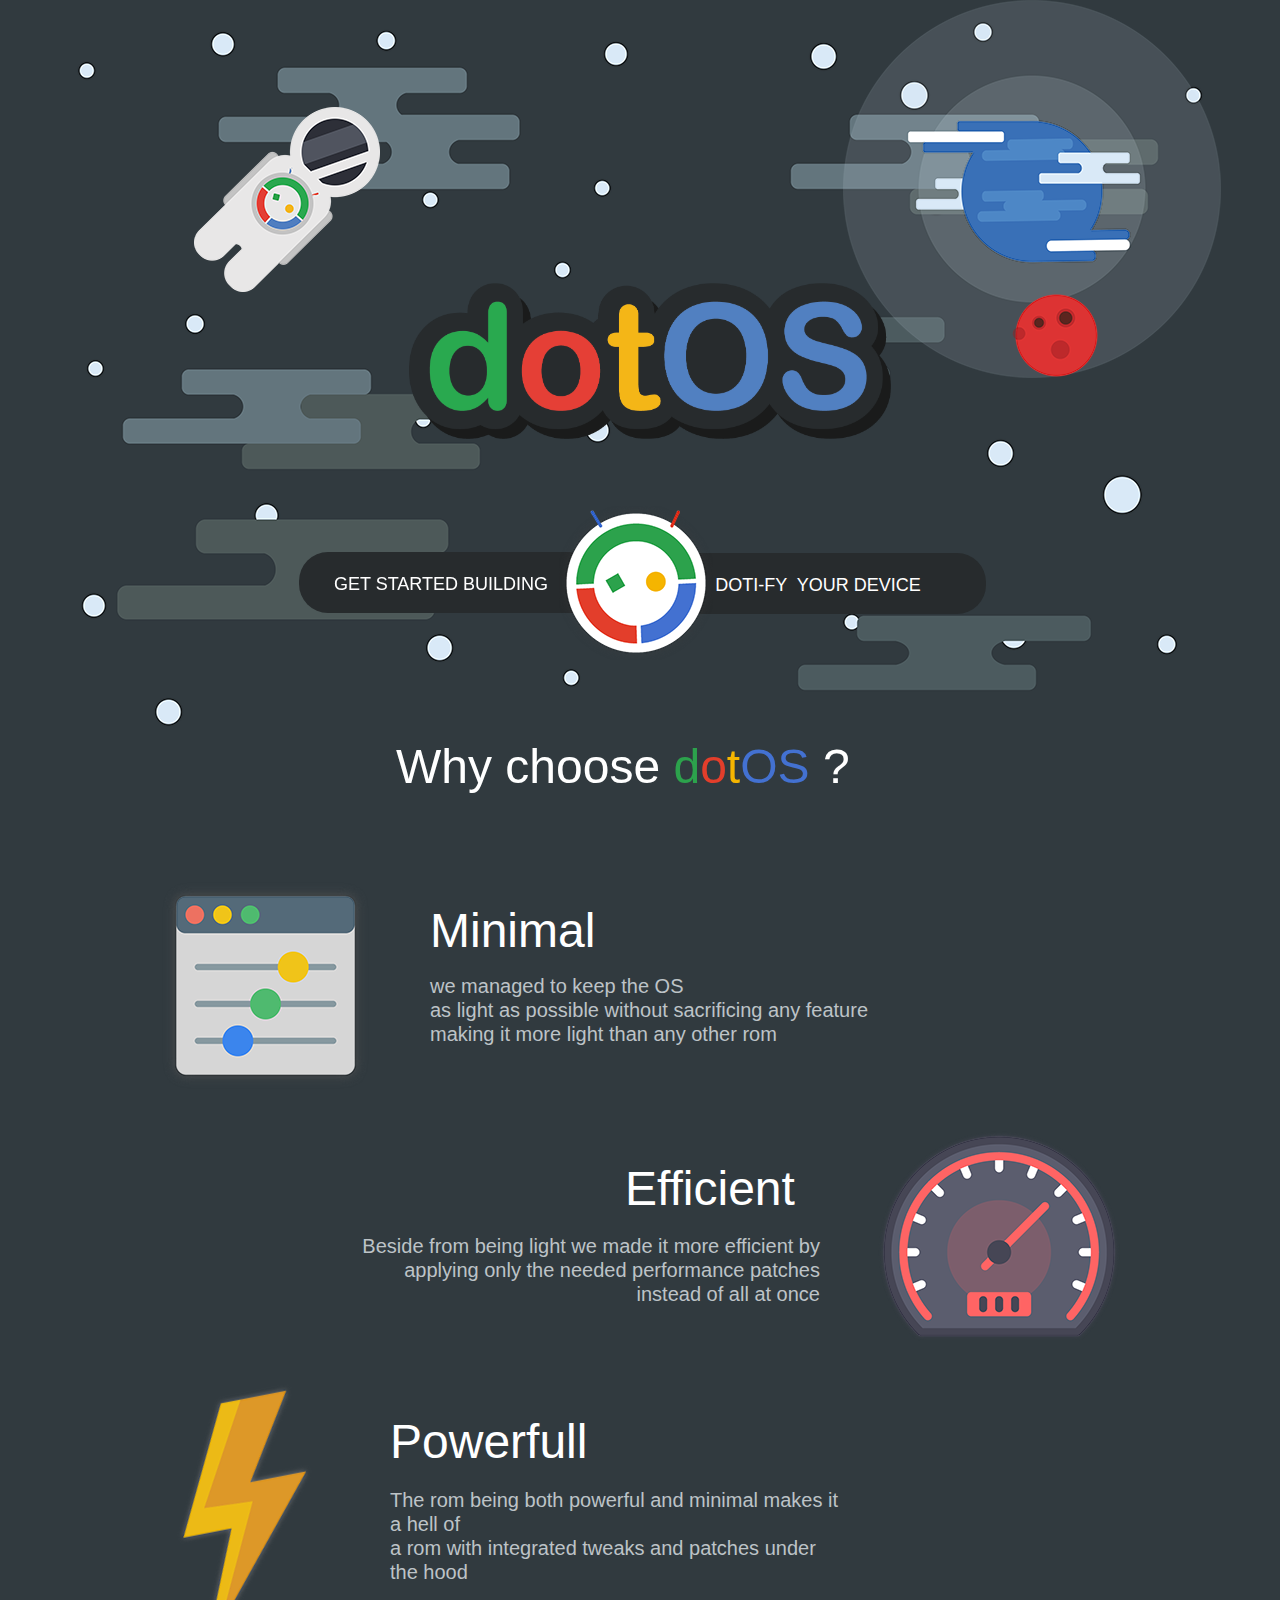
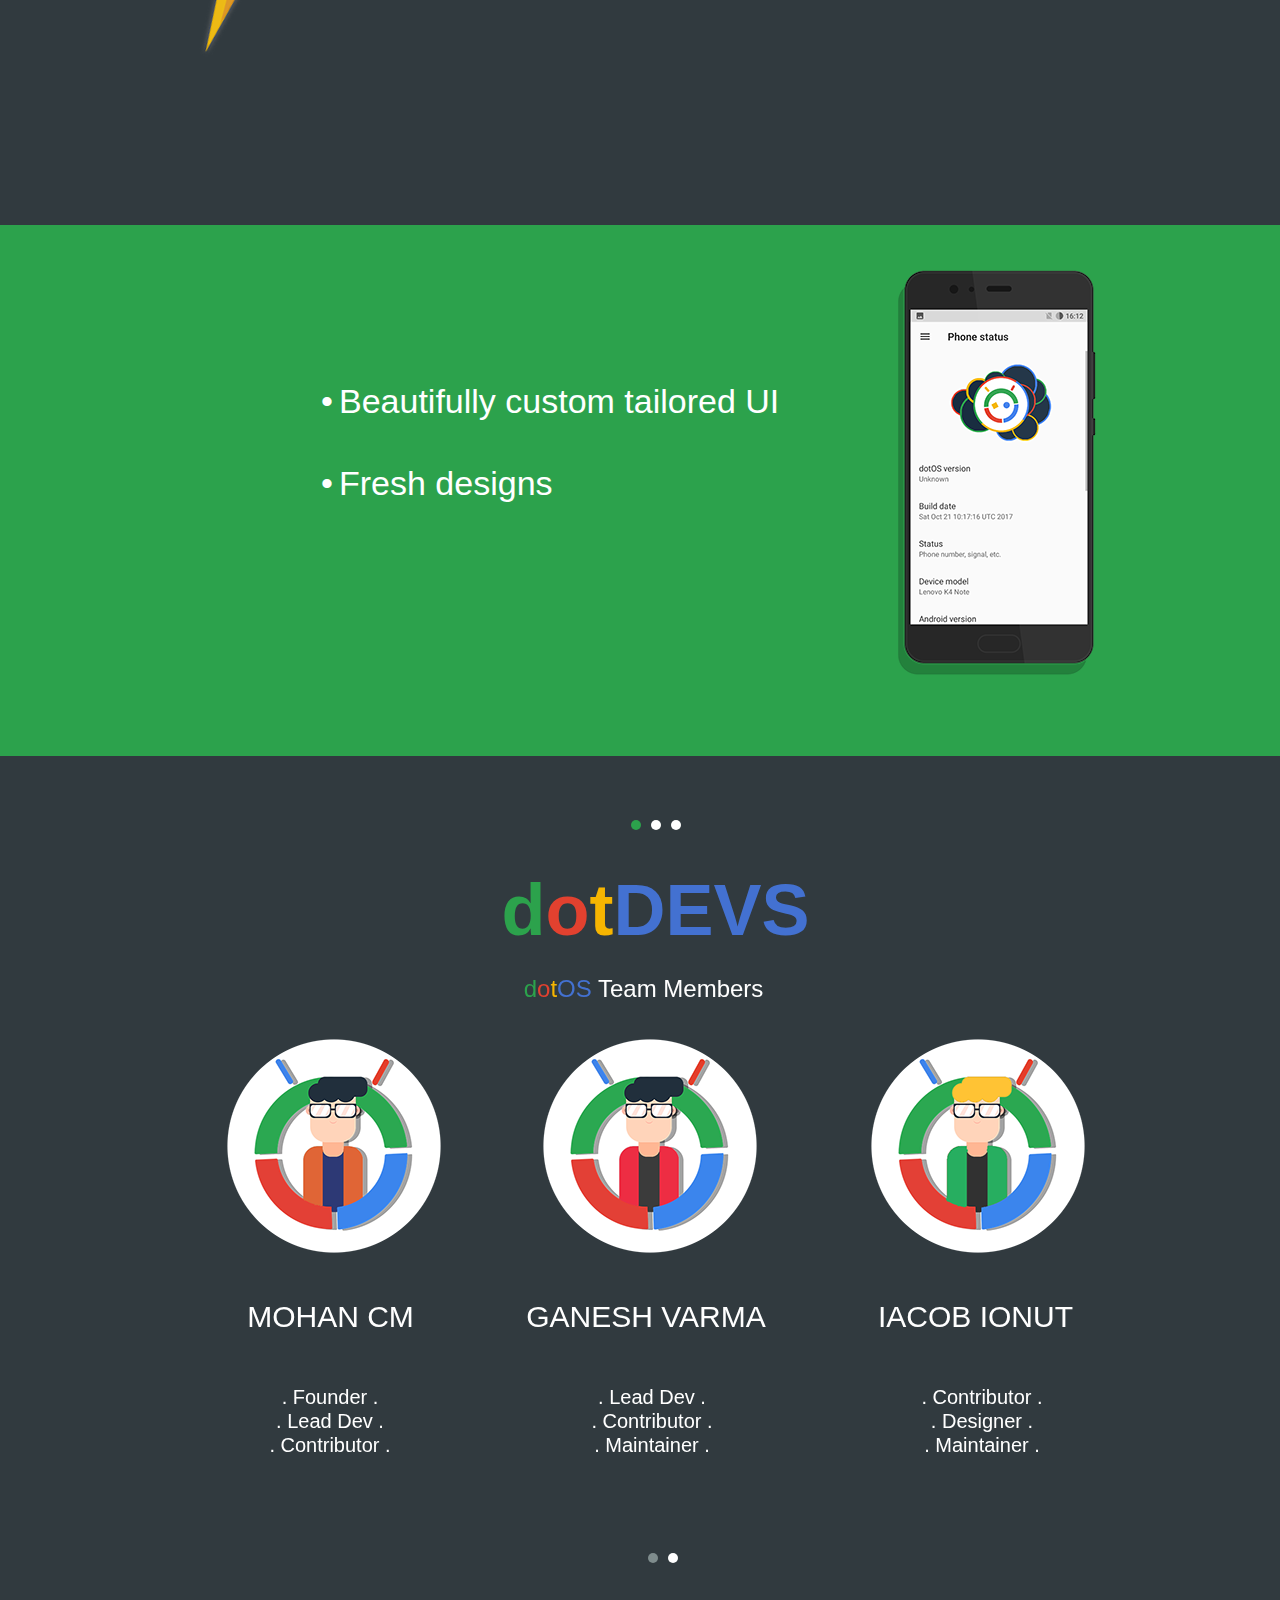
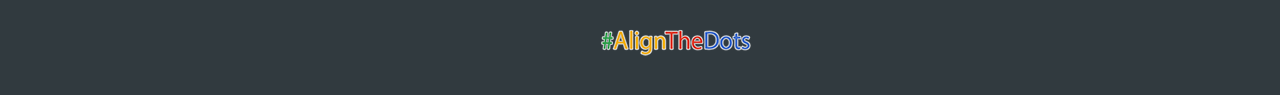
<file: index.html>
<!DOCTYPE html>
<html class="nojs html css_verticalspacer" lang="en-US">
 <head>

  <meta http-equiv="Content-type" content="text/html;charset=UTF-8"/>
  <meta name="generator" content="2018.0.0.379"/>
  
  <script type="text/javascript">
   // Redirect to phone/tablet as necessary
(function(a,b,c){var d=function(){if(navigator.maxTouchPoints>1)return!0;if(window.matchMedia&&window.matchMedia("(-moz-touch-enabled)").matches)return!0;for(var a=["Webkit","Moz","O","ms","Khtml"],b=0,c=a.length;b<c;b++){var f=a[b]+"MaxTouchPoints";if(f in navigator&&navigator[f])return!0}try{return document.createEvent("TouchEvent"),!0}catch(d){}return!1}(),g=function(a){a+="=";for(var b=document.cookie.split(";"),c=0;c<b.length;c++){for(var f=b[c];f.charAt(0)==" ";)f=f.substring(1,f.length);if(f.indexOf(a)==
0)return f.substring(a.length,f.length)}return null};if(g("inbrowserediting")!="true"){var f,g=g("devicelock");g=="phone"&&c?f=c:g=="tablet"&&b&&(f=b);if(g!=a&&!f)if(window.matchMedia)window.matchMedia("(max-device-width: 415px)").matches&&c?f=c:window.matchMedia("(max-device-width: 960px)").matches&&b&&d&&(f=b);else{var a=Math.min(screen.width,screen.height)/(window.devicePixelRatio||1),g=window.screen.systemXDPI||0,i=window.screen.systemYDPI||0,g=g>0&&i>0?Math.min(screen.width/g,screen.height/i):
0;(a<=370||g!=0&&g<=3)&&c?f=c:a<=960&&b&&d&&(f=b)}if(f)document.location=f+(document.location.search||"")+(document.location.hash||""),document.write('<style type="text/css">body {visibility:hidden}</style>')}})("desktop","","phone/index.html");

// Update the 'nojs'/'js' class on the html node
document.documentElement.className = document.documentElement.className.replace(/\bnojs\b/g, 'js');

// Check that all required assets are uploaded and up-to-date
if(typeof Muse == "undefined") window.Muse = {}; window.Muse.assets = {"required":["museutils.js", "museconfig.js", "jquery.watch.js", "webpro.js", "musewpslideshow.js", "jquery.museoverlay.js", "touchswipe.js", "require.js", "jquery.scrolleffects.js", "index.css"], "outOfDate":[]};
</script>
  
  <link media="only screen and (max-width: 370px)" rel="alternate" href="http://dotos.github.io/phone/index.html"/>
  <link rel="shortcut icon" href="images/favicon.ico?crc=4070957684"/>
  <title>DotOS</title>
  <!-- CSS -->
  <link rel="stylesheet" type="text/css" href="css/site_global.css?crc=4233371317"/>
  <link rel="stylesheet" type="text/css" href="css/index.css?crc=418365976" id="pagesheet"/>
  <!-- Other scripts -->
  <script type="text/javascript">
   var __adobewebfontsappname__ = "muse";
</script>
  <!-- JS includes -->
  <script src="https://webfonts.creativecloud.com/varela-round:n4:all.js" type="text/javascript"></script>
   </head>
 <body>

  <div class="clearfix" id="page"><!-- group -->
   <div class="clearfix grpelem" id="ppu3070"><!-- column -->
    <div class="clearfix colelem" id="pu3070"><!-- group -->
     <a class="nonblock nontext clip_frame grpelem" id="u3070" href="https://t.me/dotOSchannel"><!-- image --><img class="block" id="u3070_img" src="images/astro.png?crc=4285920107" alt="" width="186" height="185"/></a>
     <div class="clip_frame grpelem" id="u5207"><!-- image -->
      <img class="block" id="u5207_img" src="images/planet.png?crc=470648683" alt="" width="378" height="378"/>
     </div>
     <div class="clip_frame grpelem" id="u5214"><!-- image -->
      <img class="block" id="u5214_img" src="images/planet2.png?crc=4228640976" alt="" width="105" height="105"/>
     </div>
     <div class="clip_frame grpelem" id="u5221"><!-- image -->
      <img class="block" id="u5221_img" src="images/dotos.png?crc=533636129" alt="" width="482" height="156"/>
     </div>
    </div>
    <div class="clearfix colelem" id="pu1246-4"><!-- group -->
     <a class="nonblock nontext rounded-corners clearfix grpelem" id="u1246-4" href="https://www.androidfilehost.com"><!-- content --><p id="u1246-2">DOTI-FY&nbsp; YOUR DEVICE</p></a>
     <a class="nonblock nontext rounded-corners clearfix grpelem" id="u2604-4" href="https://github.com/dotos"><!-- content --><p id="u2604-2">&nbsp;&nbsp;&nbsp;&nbsp;&nbsp;&nbsp; GET STARTED BUILDING</p></a>
     <div class="clip_frame grpelem" id="u3039"><!-- image -->
      <img class="block" id="u3039_img" src="images/29705874%20(1).png?crc=397062076" alt="" width="154" height="154"/>
     </div>
    </div>
    <div class="clearfix colelem" id="pu5194"><!-- group -->
     <div class="browser_width grpelem" id="u5194-bw">
      <div id="u5194"><!-- column -->
       <div class="clearfix" id="u5194_align_to_page">
        <div class="position_content" id="u5194_position_content">
         <div class="clearfix colelem" id="u3090-9"><!-- content -->
          <p>Why choose <span id="u3090-2">d</span><span id="u3090-3">o</span><span id="u3090-4">t</span><span id="u3090-5">OS</span> ?</p>
         </div>
         <div class="clearfix colelem" id="pu5391"><!-- group -->
          <div class="clip_frame grpelem" id="u5391"><!-- image -->
           <img class="block" id="u5391_img" src="images/minimal.png?crc=250385498" alt="" width="231" height="231"/>
          </div>
          <div class="clearfix grpelem" id="pu5421-4"><!-- column -->
           <div class="clearfix colelem" id="u5421-4"><!-- content -->
            <p>Minimal</p>
           </div>
           <div class="clearfix colelem" id="u5443-6"><!-- content -->
            <p>we managed to keep the OS</p>
            <p>as light as possible without sacrificing any feature making it more light than any other rom</p>
           </div>
          </div>
         </div>
         <div class="clearfix colelem" id="ppu5434-4"><!-- group -->
          <div class="clearfix grpelem" id="pu5434-4"><!-- column -->
           <div class="clearfix colelem" id="u5434-4"><!-- content -->
            <p>Efficient</p>
           </div>
           <div class="clearfix colelem" id="u5446-6"><!-- content -->
            <p>Beside from being light we made it more efficient by applying only the needed performance patches</p>
            <p>instead of all at once</p>
           </div>
          </div>
          <div class="clip_frame grpelem" id="u5401"><!-- image -->
           <img class="block" id="u5401_img" src="images/efficient.png?crc=4130414320" alt="" width="262" height="226"/>
          </div>
         </div>
         <div class="clearfix colelem" id="u5440-4"><!-- content -->
          <p>Powerfull</p>
         </div>
         <div class="clearfix colelem" id="u5449-6"><!-- content -->
          <p>The rom being both powerful and minimal makes it a hell of</p>
          <p>a rom with integrated tweaks and patches under the hood</p>
         </div>
        </div>
       </div>
      </div>
     </div>
     <div class="clip_frame grpelem" id="u5411" data-mu-ie-matrix="progid:DXImageTransform.Microsoft.Matrix(M11=0.9816,M12=0.1908,M21=-0.1908,M22=0.9816,SizingMethod='auto expand')" data-mu-ie-matrix-dx="-26" data-mu-ie-matrix-dy="-15"><!-- image -->
      <img class="block" id="u5411_img" src="images/powerfull.png?crc=4151753256" alt="" width="187" height="295"/>
     </div>
    </div>
    <div class="PamphletWidget clearfix colelem" id="pamphletu1330"><!-- none box -->
     <div class="ThumbGroup clearfix grpelem" id="u1345"><!-- none box -->
      <div class="popup_anchor" id="u1346popup">
       <div class="Thumb popup_element rounded-corners" id="u1346"><!-- simple frame --></div>
      </div>
      <div class="popup_anchor" id="u1348popup">
       <div class="Thumb popup_element rounded-corners" id="u1348"><!-- simple frame --></div>
      </div>
      <div class="popup_anchor" id="u1347popup">
       <div class="Thumb popup_element rounded-corners" id="u1347"><!-- simple frame --></div>
      </div>
     </div>
     <div class="popup_anchor" id="u1333popup">
      <div class="ContainerGroup clearfix" id="u1333"><!-- stack box -->
       <div class="Container clearfix grpelem" id="u1340"><!-- group -->
        <div class="clearfix grpelem" id="u5270"><!-- group -->
         <div class="clearfix grpelem" id="u2260-9"><!-- content -->
          <ul class="list0 nls-None" id="u2260-3">
           <li>Beautifully custom tailored UI</li>
          </ul>
          <p>&nbsp;</p>
          <ul class="list0 nls-None" id="u2260-7">
           <li>Fresh designs</li>
          </ul>
         </div>
         <div class="clip_frame clearfix grpelem" id="u2261"><!-- image -->
          <img class="position_content" id="u2261_img" src="images/screener_1508862245947.png?crc=293595066" alt="" width="262" height="472"/>
         </div>
        </div>
       </div>
       <div class="Container invi clearfix grpelem" id="u1334"><!-- group -->
        <div class="clearfix grpelem" id="u5264"><!-- group -->
         <div class="clearfix grpelem" id="u1336-9"><!-- content -->
          <ul class="list0 nls-None" id="u1336-3">
           <li>Attractive visual ui to spice up your phone usage</li>
          </ul>
          <p>&nbsp;</p>
          <ul class="list0 nls-None" id="u1336-7">
           <li>Hand crafted wallpapers and icons</li>
          </ul>
         </div>
         <div class="clip_frame clearfix grpelem" id="u2250"><!-- image -->
          <img class="position_content" id="u2250_img" src="images/screener_1508862181172.png?crc=341361698" alt="" width="262" height="472"/>
         </div>
        </div>
       </div>
       <div class="Container invi clearfix grpelem" id="u1337"><!-- group -->
        <div class="clearfix grpelem" id="u5261"><!-- group -->
         <div class="clearfix grpelem" id="u2283-9"><!-- content -->
          <ul class="list0 nls-None" id="u2283-3">
           <li>Design that stands out</li>
          </ul>
          <p>&nbsp;</p>
          <ul class="list0 nls-None" id="u2283-7">
           <li>Customisations made to keep your device ahead of time</li>
          </ul>
         </div>
         <div class="clip_frame clearfix grpelem" id="u2284"><!-- image -->
          <img class="position_content" id="u2284_img" src="images/screener_1508862431143.png?crc=3997079911" alt="" width="262" height="472"/>
         </div>
        </div>
       </div>
      </div>
     </div>
    </div>
    <div class="clearfix colelem" id="u2303-7"><!-- content -->
     <p><span id="u2303">d</span><span id="u2303-2">o</span><span id="u2303-3">t</span><span id="u2303-4">DEVS</span></p>
    </div>
    <div class="clearfix colelem" id="ppamphletu2306"><!-- group -->
     <div class="PamphletWidget clearfix grpelem" id="pamphletu2306"><!-- none box -->
      <div class="ThumbGroup clearfix grpelem" id="u2313"><!-- none box -->
       <div class="popup_anchor" id="u2315popup">
        <div class="Thumb popup_element rounded-corners" id="u2315"><!-- simple frame --></div>
       </div>
       <div class="popup_anchor" id="u2440popup">
        <div class="Thumb popup_element rounded-corners" id="u2440"><!-- simple frame --></div>
       </div>
      </div>
      <div class="popup_anchor" id="u2317popup">
       <div class="ContainerGroup clearfix" id="u2317"><!-- stack box -->
        <div class="Container clearfix grpelem" id="u2326"><!-- group -->
         <div class="clearfix grpelem" id="pu2497"><!-- column -->
          <div class="clip_frame colelem" id="u2497"><!-- image -->
           <img class="block" id="u2497_img" src="images/newt.png?crc=351506248" alt="" width="220" height="220"/>
          </div>
          <div class="clearfix colelem" id="u3209-4"><!-- content -->
           <p>MOHAN CM</p>
          </div>
          <div class="clearfix colelem" id="u3212-8"><!-- content -->
           <p>. Founder .</p>
           <p>. Lead Dev .</p>
           <p>. Contributor .</p>
          </div>
         </div>
         <div class="clearfix grpelem" id="pu2499"><!-- column -->
          <div class="clip_frame colelem" id="u2499"><!-- image -->
           <img class="block" id="u2499_img" src="images/newt%20-%20copy%20(2).png?crc=3948057724" alt="" width="220" height="220"/>
          </div>
          <div class="clearfix colelem" id="u3210-4"><!-- content -->
           <p>GANESH VARMA</p>
          </div>
          <div class="clearfix colelem" id="u3213-8"><!-- content -->
           <p>. Lead Dev .</p>
           <p>. Contributor .</p>
           <p>. Maintainer .</p>
          </div>
         </div>
         <div class="clearfix grpelem" id="pu2501"><!-- column -->
          <div class="clip_frame colelem" id="u2501"><!-- image -->
           <img class="block" id="u2501_img" src="images/newt%20-%20copy%20(3).png?crc=4059277115" alt="" width="220" height="220"/>
          </div>
          <div class="clearfix colelem" id="u3211-4"><!-- content -->
           <p>IACOB IONUT</p>
          </div>
          <div class="clearfix colelem" id="u3214-8"><!-- content -->
           <p>. Contributor .</p>
           <p>. Designer .</p>
           <p>. Maintainer .</p>
          </div>
         </div>
        </div>
        <div class="Container invi clearfix grpelem" id="u2443"><!-- group -->
         <div class="clearfix grpelem" id="ppu2467"><!-- column -->
          <div class="clearfix colelem" id="pu2467"><!-- group -->
           <div class="grpelem" id="u2467"><!-- content --></div>
           <div class="clip_frame grpelem" id="u2546"><!-- image -->
            <img class="block" id="u2546_img" src="images/newt%20-%20copy%20(5)%20-%20copy.png?crc=266987505" alt="" width="220" height="220"/>
           </div>
          </div>
          <div class="clearfix colelem" id="u2528-4"><!-- content -->
           <p>SAYAN BISWAS</p>
          </div>
          <div class="clearfix colelem" id="u3190-8"><!-- content -->
           <p>. Contributor .</p>
           <p>. Designer .</p>
           <p>. Maintainer .</p>
          </div>
         </div>
         <div class="clearfix grpelem" id="pu2531"><!-- column -->
          <div class="clip_frame colelem" id="u2531"><!-- image -->
           <img class="block" id="u2531_img" src="images/newt%20-%20copy%20(4)%20-%20copy.png?crc=3982866508" alt="" width="220" height="220"/>
          </div>
          <div class="clearfix colelem" id="u2529-4"><!-- content -->
           <p>KUBER SHARMA</p>
          </div>
          <div class="clearfix colelem" id="u3193-8"><!-- content -->
           <p>. Contributor .</p>
           <p>. Maintainer .</p>
           <p>. Analyst .</p>
          </div>
         </div>
         <div class="clearfix grpelem" id="pu2533"><!-- column -->
          <div class="clip_frame colelem" id="u2533"><!-- image -->
           <img class="block" id="u2533_img" src="images/newt%20-%20copy%20(4).png?crc=279811494" alt="" width="220" height="220"/>
          </div>
          <div class="clearfix colelem" id="u2530-4"><!-- content -->
           <p>HARI AMBADI</p>
          </div>
          <div class="clearfix colelem" id="u3196-8"><!-- content -->
           <p>. Contributor .</p>
           <p>. Designer .</p>
           <p>. Core GFX .</p>
          </div>
         </div>
        </div>
       </div>
      </div>
     </div>
     <div class="clearfix grpelem" id="u2428-8"><!-- content -->
      <p><span id="u2428">d</span><span id="u2428-2">o</span><span id="u2428-3">t</span><span id="u2428-4">OS</span> Team Members</p>
     </div>
    </div>
    <div class="clip_frame colelem" id="u2579"><!-- image -->
     <img class="block" id="u2579_img" src="images/56621267-efficiency-icon-vector-flat-icon-isolated-on-the-white-background-editable-eps-file-vector-illustrat.png?crc=4205808216" alt="" width="192" height="29"/>
    </div>
   </div>
   <div class="clip_frame clearfix mse_pre_init" id="u3005"><!-- image -->
    <img class="position_content" id="u3005_img" src="images/back%20space1181x760.jpg?crc=3914310501" alt="" width="1180" height="760"/>
   </div>
   <div class="verticalspacer" data-offset-top="3255" data-content-above-spacer="3255" data-content-below-spacer="37"></div>
  </div>
  <!-- Other scripts -->
  <script type="text/javascript">
   // Decide weather to suppress missing file error or not based on preference setting
var suppressMissingFileError = false
</script>
  <script type="text/javascript">
   window.Muse.assets.check=function(d){if(!window.Muse.assets.checked){window.Muse.assets.checked=!0;var b={},c=function(a,b){if(window.getComputedStyle){var c=window.getComputedStyle(a,null);return c&&c.getPropertyValue(b)||c&&c[b]||""}if(document.documentElement.currentStyle)return(c=a.currentStyle)&&c[b]||a.style&&a.style[b]||"";return""},a=function(a){if(a.match(/^rgb/))return a=a.replace(/\s+/g,"").match(/([\d\,]+)/gi)[0].split(","),(parseInt(a[0])<<16)+(parseInt(a[1])<<8)+parseInt(a[2]);if(a.match(/^\#/))return parseInt(a.substr(1),
16);return 0},g=function(g){for(var f=document.getElementsByTagName("link"),h=0;h<f.length;h++)if("text/css"==f[h].type){var i=(f[h].href||"").match(/\/?css\/([\w\-]+\.css)\?crc=(\d+)/);if(!i||!i[1]||!i[2])break;b[i[1]]=i[2]}f=document.createElement("div");f.className="version";f.style.cssText="display:none; width:1px; height:1px;";document.getElementsByTagName("body")[0].appendChild(f);for(h=0;h<Muse.assets.required.length;){var i=Muse.assets.required[h],l=i.match(/([\w\-\.]+)\.(\w+)$/),k=l&&l[1]?
l[1]:null,l=l&&l[2]?l[2]:null;switch(l.toLowerCase()){case "css":k=k.replace(/\W/gi,"_").replace(/^([^a-z])/gi,"_$1");f.className+=" "+k;k=a(c(f,"color"));l=a(c(f,"backgroundColor"));k!=0||l!=0?(Muse.assets.required.splice(h,1),"undefined"!=typeof b[i]&&(k!=b[i]>>>24||l!=(b[i]&16777215))&&Muse.assets.outOfDate.push(i)):h++;f.className="version";break;case "js":h++;break;default:throw Error("Unsupported file type: "+l);}}d?d().jquery!="1.8.3"&&Muse.assets.outOfDate.push("jquery-1.8.3.min.js"):Muse.assets.required.push("jquery-1.8.3.min.js");
f.parentNode.removeChild(f);if(Muse.assets.outOfDate.length||Muse.assets.required.length)f="Some files on the server may be missing or incorrect. Clear browser cache and try again. If the problem persists please contact website author.",g&&Muse.assets.outOfDate.length&&(f+="\nOut of date: "+Muse.assets.outOfDate.join(",")),g&&Muse.assets.required.length&&(f+="\nMissing: "+Muse.assets.required.join(",")),suppressMissingFileError?(f+="\nUse SuppressMissingFileError key in AppPrefs.xml to show missing file error pop up.",console.log(f)):alert(f)};location&&location.search&&location.search.match&&location.search.match(/muse_debug/gi)?
setTimeout(function(){g(!0)},5E3):g()}};
var muse_init=function(){require.config({baseUrl:""});require(["jquery","museutils","whatinput","jquery.watch","webpro","musewpslideshow","jquery.museoverlay","touchswipe","jquery.scrolleffects"],function(d){var $ = d;$(document).ready(function(){try{
window.Muse.assets.check($);/* body */
Muse.Utils.transformMarkupToFixBrowserProblemsPreInit();/* body */
Muse.Utils.prepHyperlinks(true);/* body */
Muse.Utils.resizeHeight('.browser_width');/* resize height */
Muse.Utils.requestAnimationFrame(function() { $('body').addClass('initialized'); });/* mark body as initialized */
Muse.Utils.makeButtonsVisibleAfterSettingMinWidth();/* body */
Muse.Utils.initWidget('#pamphletu1330', ['#bp_infinity'], function(elem) { return new WebPro.Widget.ContentSlideShow(elem, {contentLayout_runtime:'stack',event:'click',deactivationEvent:'none',autoPlay:true,displayInterval:3000,transitionStyle:'horizontal',transitionDuration:500,hideAllContentsFirst:false,shuffle:false,enableSwipe:true,resumeAutoplay:true,resumeAutoplayInterval:3000,playOnce:false,autoActivate_runtime:false,isResponsive:false}); });/* #pamphletu1330 */
Muse.Utils.initWidget('#pamphletu2306', ['#bp_infinity'], function(elem) { return new WebPro.Widget.ContentSlideShow(elem, {contentLayout_runtime:'stack',event:'click',deactivationEvent:'none',autoPlay:true,displayInterval:3000,transitionStyle:'horizontal',transitionDuration:500,hideAllContentsFirst:false,shuffle:false,enableSwipe:true,resumeAutoplay:false,resumeAutoplayInterval:3000,playOnce:false,autoActivate_runtime:false,isResponsive:false}); });/* #pamphletu2306 */
Muse.Utils.fullPage('#page');/* 100% height page */
$('#u3005').registerPositionScrollEffect([{"speed":[0,0],"in":[-Infinity,0]},{"speed":[0,-0.6],"in":[0,Infinity]}]);/* scroll effect */
Muse.Utils.showWidgetsWhenReady();/* body */
Muse.Utils.transformMarkupToFixBrowserProblems();/* body */
}catch(b){if(b&&"function"==typeof b.notify?b.notify():Muse.Assert.fail("Error calling selector function: "+b),false)throw b;}})})};

</script>
  <!-- RequireJS script -->
  <script src="scripts/require.js?crc=4157109226" type="text/javascript" async data-main="scripts/museconfig.js?crc=4153641093" onload="if (requirejs) requirejs.onError = function(requireType, requireModule) { if (requireType && requireType.toString && requireType.toString().indexOf && 0 <= requireType.toString().indexOf('#scripterror')) window.Muse.assets.check(); }" onerror="window.Muse.assets.check();"></script>
   </body>
</html>
</file>
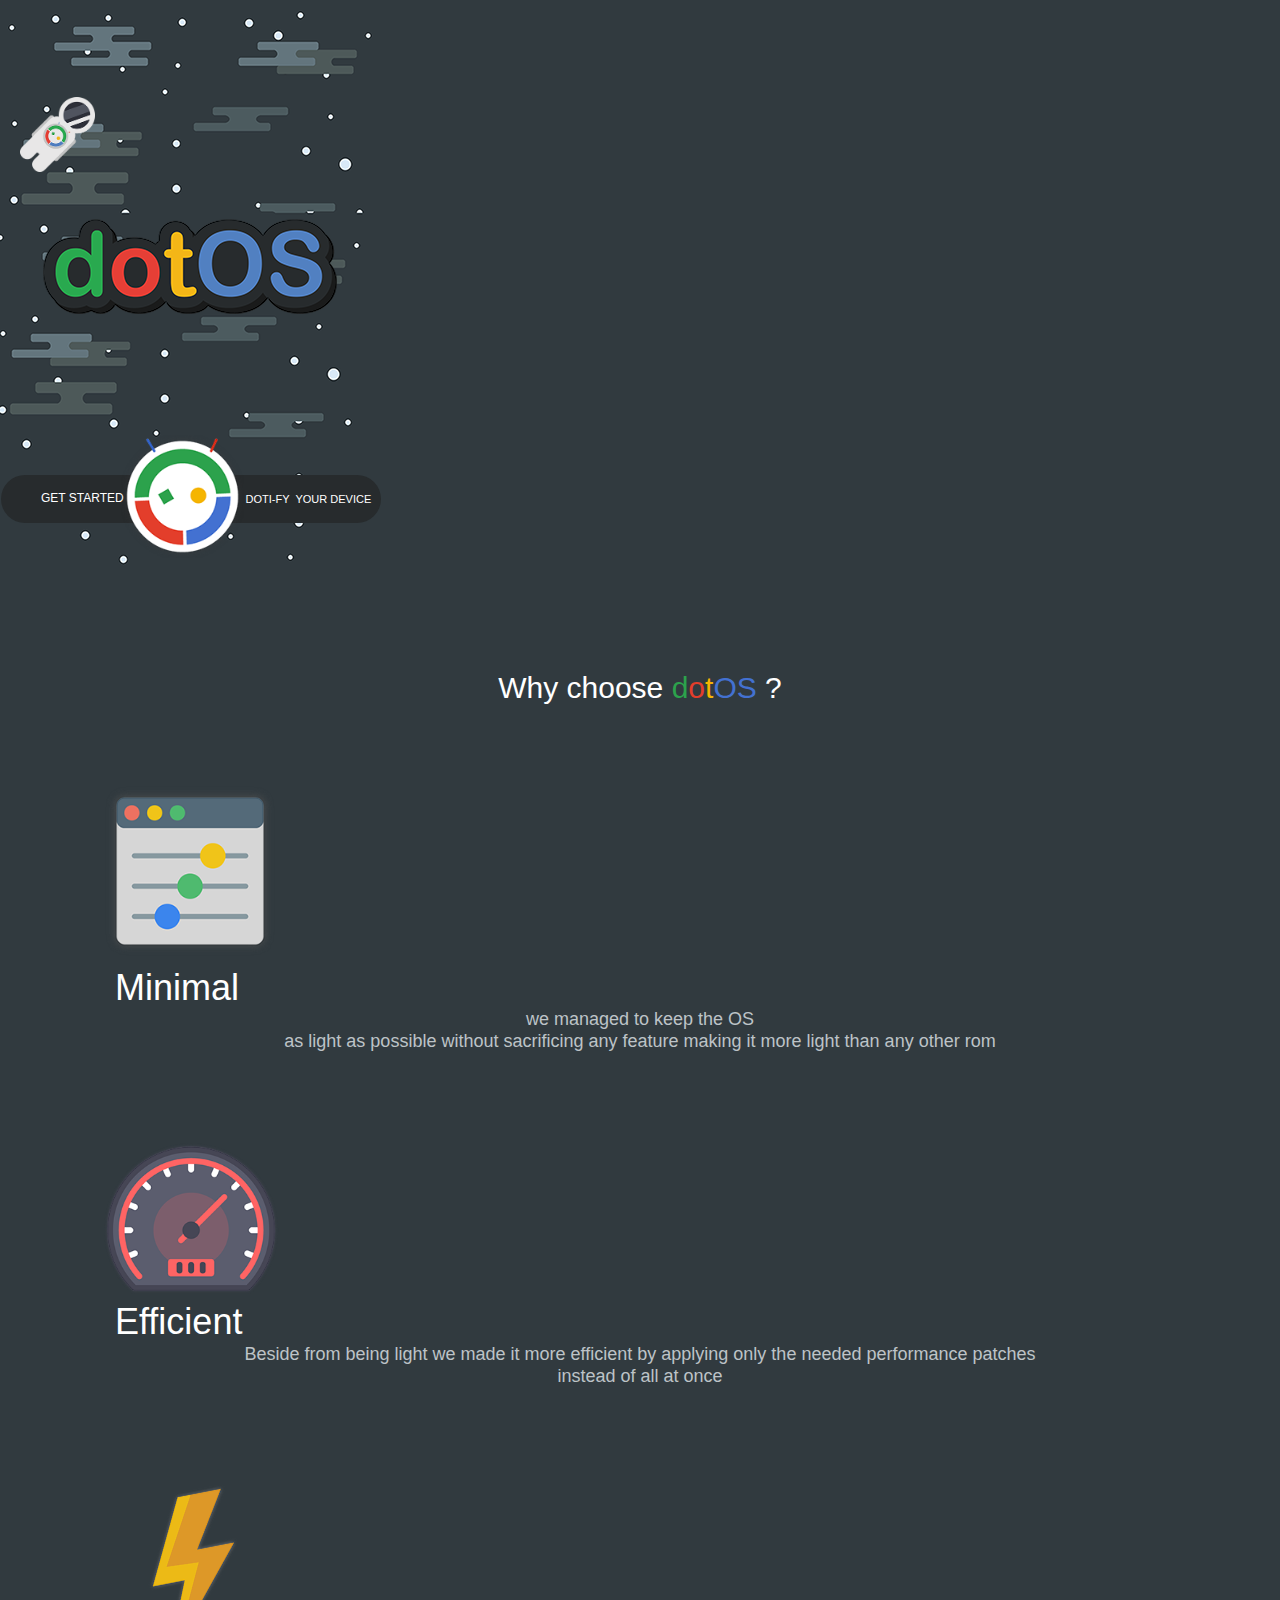
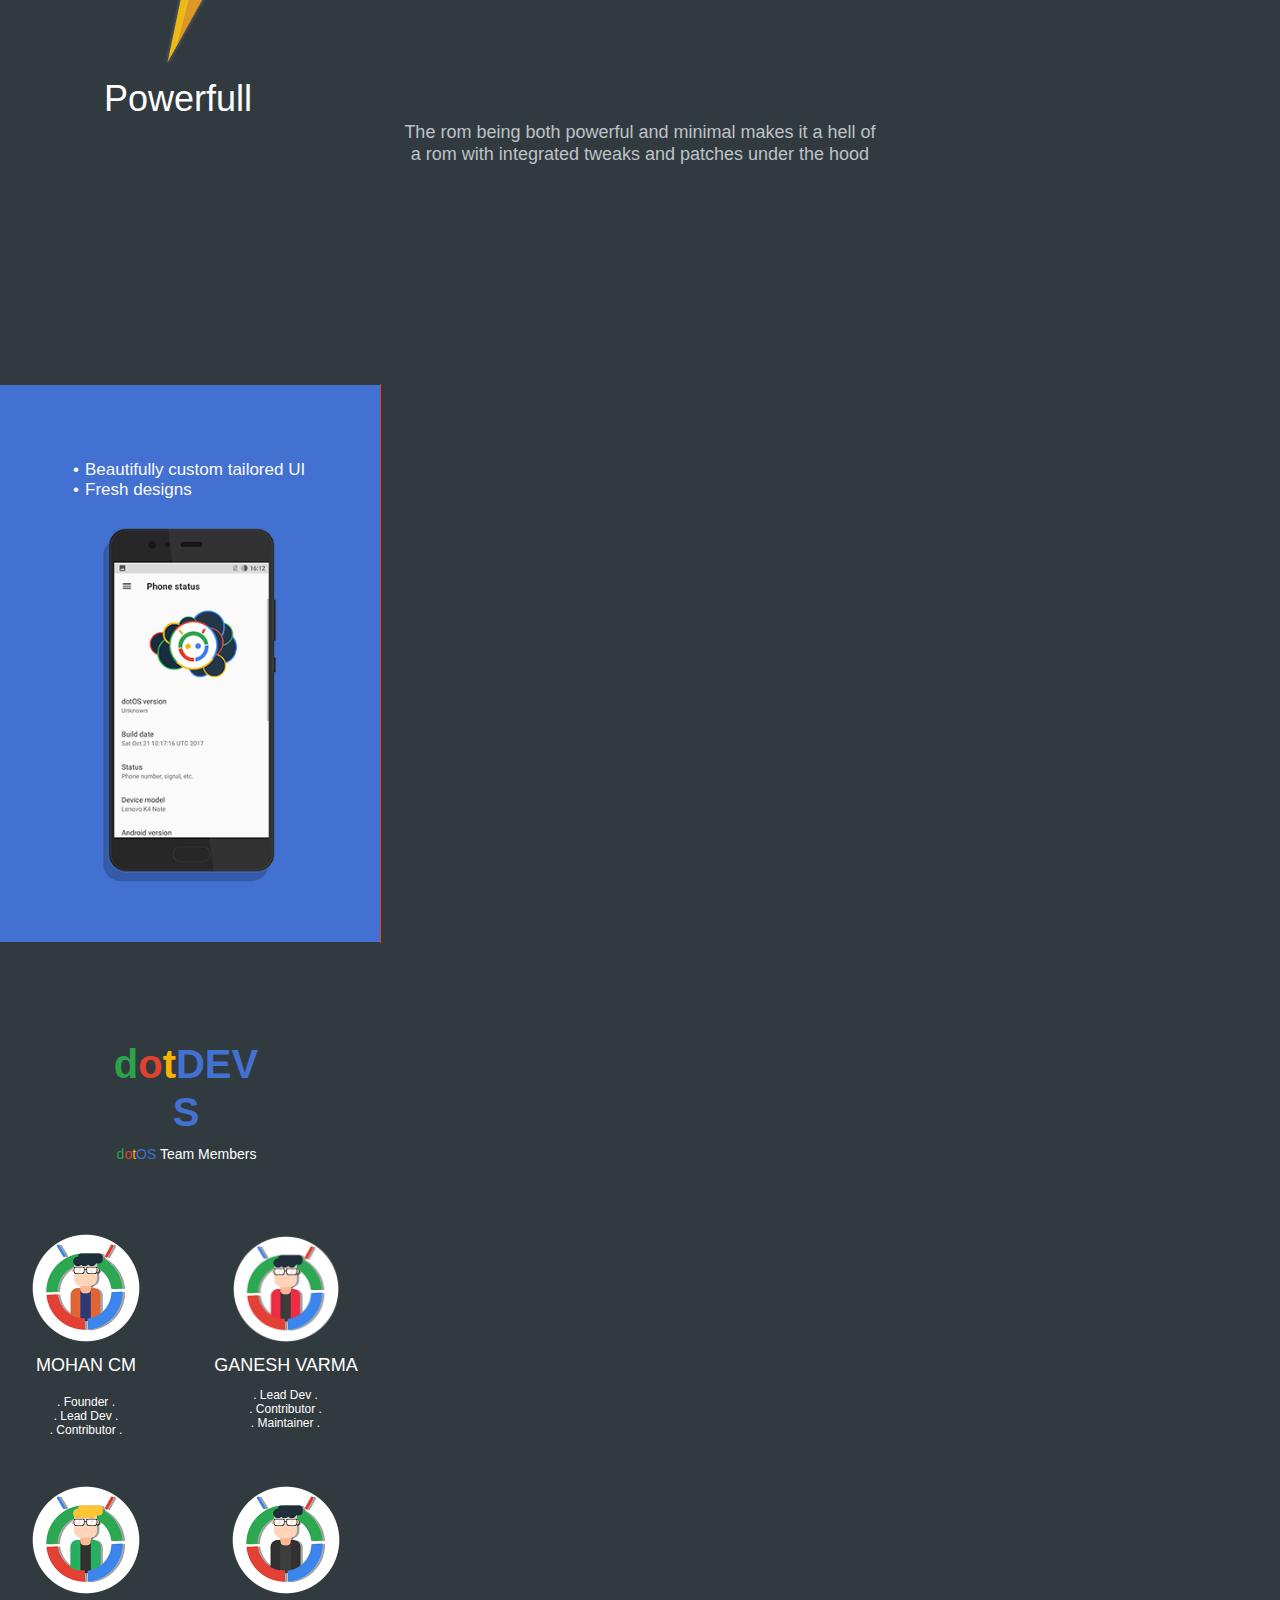
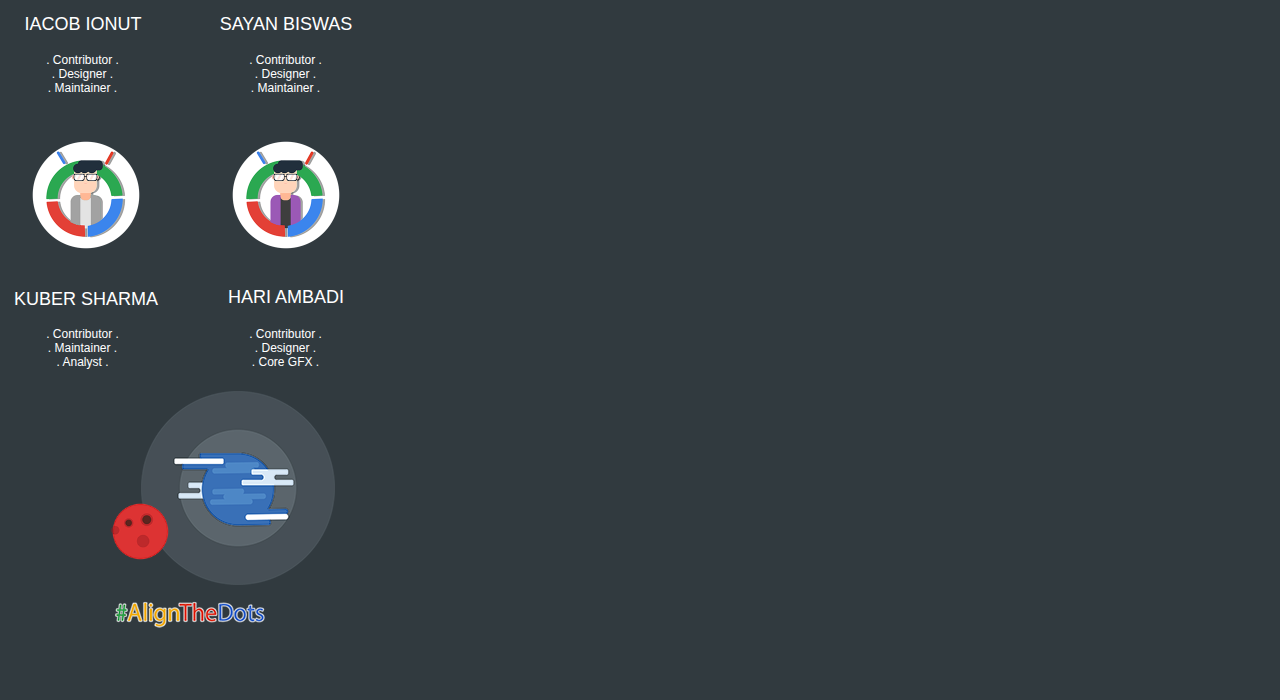
<file: phone/index.html>
<!DOCTYPE html>
<html class="nojs html css_verticalspacer" lang="en-US">
 <head>

  <meta http-equiv="Content-type" content="text/html;charset=UTF-8"/>
  <meta name="generator" content="2018.0.0.379"/>
  <meta name="viewport" content="width=380"/>
  
  <script type="text/javascript">
   // Update the 'nojs'/'js' class on the html node
document.documentElement.className = document.documentElement.className.replace(/\bnojs\b/g, 'js');

// Check that all required assets are uploaded and up-to-date
if(typeof Muse == "undefined") window.Muse = {}; window.Muse.assets = {"required":["museutils.js", "museconfig.js", "jquery.watch.js", "webpro.js", "musewpslideshow.js", "jquery.museoverlay.js", "touchswipe.js", "require.js", "index.css"], "outOfDate":[]};
</script>
  
  <link rel="canonical" href="http://dotos.github.io/index.html"/>
  <title>DotOS</title>
  <!-- CSS -->
  <link rel="stylesheet" type="text/css" href="../css/site_global.css?crc=4233371317"/>
  <link rel="stylesheet" type="text/css" href="css/index.css?crc=243899579" id="pagesheet"/>
  <!-- Other scripts -->
  <script type="text/javascript">
   var __adobewebfontsappname__ = "muse";
</script>
  <!-- JS includes -->
  <script src="https://webfonts.creativecloud.com/varela-round:n4:all.js" type="text/javascript"></script>
   </head>
 <body>

  <div class="clearfix" id="page"><!-- column -->
   <div class="position_content" id="page_position_content">
    <div class="clearfix colelem" id="pu4803"><!-- group -->
     <div class="clip_frame grpelem" id="u4803"><!-- image -->
      <img class="block" id="u4803_img" src="../images/dotspace%402x%20-%20copy.png?crc=4283713827" alt="" width="380" height="623"/>
     </div>
     <a class="nonblock nontext rounded-corners clearfix grpelem" id="u4510-4" href="https://www.androidfilehost.com"><!-- content --><p id="u4510-2">&nbsp;&nbsp;&nbsp;&nbsp;&nbsp;&nbsp;&nbsp;&nbsp;&nbsp;&nbsp;&nbsp;&nbsp;&nbsp;&nbsp; DOTI-FY&nbsp; YOUR DEVICE</p></a>
     <a class="nonblock nontext rounded-corners clearfix grpelem" id="u4511-4" href="https://github.com/dotos"><!-- content --><p id="u4511-2">&nbsp;&nbsp;&nbsp;&nbsp;&nbsp;&nbsp;&nbsp;&nbsp;&nbsp;&nbsp;&nbsp; GET STARTED</p></a>
     <div class="clip_frame grpelem" id="u4512"><!-- image -->
      <img class="block" id="u4512_img" src="../images/29705874%20(1).png?crc=397062076" alt="" width="123" height="123"/>
     </div>
     <a class="nonblock nontext clip_frame grpelem" id="u4514" href="https://t.me/dotOSchannel"><!-- image --><img class="block" id="u4514_img" src="../images/astro.png?crc=4285920107" alt="" width="75" height="75"/></a>
     <div class="clip_frame grpelem" id="u4835"><!-- image -->
      <img class="block" id="u4835_img" src="../images/dotos294x96.png?crc=313303212" alt="" width="294" height="95"/>
     </div>
    </div>
    <div class="browser_width colelem" id="u4547-9-bw">
     <div class="clearfix" id="u4547-9"><!-- content -->
      <p>Why choose <span id="u4547-2">d</span><span id="u4547-3">o</span><span id="u4547-4">t</span><span id="u4547-5">OS</span> ?</p>
     </div>
    </div>
    <div class="clip_frame colelem" id="u5452"><!-- image -->
     <img class="block" id="u5452_img" src="../images/minimal.png?crc=250385498" alt="" width="190" height="190"/>
    </div>
    <div class="clearfix colelem" id="u5454-4"><!-- content -->
     <p>Minimal</p>
    </div>
    <div class="browser_width colelem" id="u5455-6-bw">
     <div class="clearfix" id="u5455-6"><!-- content -->
      <p>we managed to keep the OS</p>
      <p>as light as possible without sacrificing any feature making it more light than any other rom</p>
     </div>
    </div>
    <div class="clip_frame colelem" id="u5465"><!-- image -->
     <img class="block" id="u5465_img" src="../images/efficient.png?crc=4130414320" alt="" width="190" height="163"/>
    </div>
    <div class="clearfix colelem" id="u5472-4"><!-- content -->
     <p>Efficient</p>
    </div>
    <div class="browser_width colelem" id="u5473-6-bw">
     <div class="clearfix" id="u5473-6"><!-- content -->
      <p>Beside from being light we made it more efficient by applying only the needed performance patches</p>
      <p>instead of all at once</p>
     </div>
    </div>
    <div class="clip_frame colelem" id="u5478" data-mu-ie-matrix="progid:DXImageTransform.Microsoft.Matrix(M11=0.9816,M12=0.1908,M21=-0.1908,M22=0.9816,SizingMethod='auto expand')" data-mu-ie-matrix-dx="-18" data-mu-ie-matrix-dy="-10"><!-- image -->
     <img class="block" id="u5478_img" src="../images/powerfull.png?crc=4151753256" alt="" width="124" height="196"/>
    </div>
    <div class="clearfix colelem" id="u5485-4"><!-- content -->
     <p>Powerfull</p>
    </div>
    <div class="browser_width colelem" id="u5486-6-bw">
     <div class="clearfix" id="u5486-6"><!-- content -->
      <p>The rom being both powerful and minimal makes it a hell of</p>
      <p>a rom with integrated tweaks and patches under the hood</p>
     </div>
    </div>
    <div class="PamphletWidget clearfix colelem" id="pamphletu4581"><!-- none box -->
     <div class="ThumbGroup clearfix grpelem" id="u4588"><!-- none box -->
      <div class="popup_anchor" id="u4589popup">
       <div class="Thumb popup_element rounded-corners" id="u4589"><!-- simple frame --></div>
      </div>
      <div class="popup_anchor" id="u4590popup">
       <div class="Thumb popup_element rounded-corners" id="u4590"><!-- simple frame --></div>
      </div>
      <div class="popup_anchor" id="u4591popup">
       <div class="Thumb popup_element rounded-corners" id="u4591"><!-- simple frame --></div>
      </div>
     </div>
     <div class="popup_anchor" id="u4592popup">
      <div class="ContainerGroup clearfix" id="u4592"><!-- stack box -->
       <div class="Container clearfix grpelem" id="u4597"><!-- group -->
        <div class="clearfix grpelem" id="u4866"><!-- column -->
         <div class="clearfix colelem" id="u4598-7"><!-- content -->
          <ul class="list0 nls-None" id="u4598-5">
           <li>Beautifully custom tailored UI</li>
           <li>Fresh designs</li>
          </ul>
         </div>
         <div class="clip_frame clearfix colelem" id="u4599"><!-- image -->
          <img class="position_content" id="u4599_img" src="../images/screener_1508862245947.png?crc=293595066" alt="" width="229" height="412"/>
         </div>
        </div>
       </div>
       <div class="Container invi clearfix grpelem" id="u4601"><!-- group -->
        <div class="clearfix grpelem" id="u4860"><!-- column -->
         <div class="clearfix colelem" id="u4602-7"><!-- content -->
          <ul class="list0 nls-None" id="u4602-5">
           <li>Attractive visual ui to spice up your phone usage</li>
           <li>Hand crafted wallpapers and icons</li>
          </ul>
         </div>
         <div class="clip_frame clearfix colelem" id="u4603"><!-- image -->
          <img class="position_content" id="u4603_img" src="../images/screener_1508862181172.png?crc=341361698" alt="" width="206" height="371"/>
         </div>
        </div>
       </div>
       <div class="Container invi clearfix grpelem" id="u4593"><!-- group -->
        <div class="clearfix grpelem" id="u4854"><!-- column -->
         <div class="clearfix colelem" id="u4596-7"><!-- content -->
          <ul class="list0 nls-None" id="u4596-5">
           <li>Design that stands out</li>
           <li>Customisations made to keep your device ahead of time</li>
          </ul>
         </div>
         <div class="clip_frame clearfix colelem" id="u4594"><!-- image -->
          <img class="position_content" id="u4594_img" src="../images/screener_1508862431143195x350.png?crc=339395238" alt="" width="194" height="350"/>
         </div>
        </div>
       </div>
      </div>
     </div>
    </div>
    <div class="clearfix colelem" id="u4711-7"><!-- content -->
     <p><span id="u4711">d</span><span id="u4711-2">o</span><span id="u4711-3">t</span><span id="u4711-4">DEVS</span></p>
    </div>
    <div class="clearfix colelem" id="u4708-8"><!-- content -->
     <p><span id="u4708">d</span><span id="u4708-2">o</span><span id="u4708-3">t</span><span id="u4708-4">OS</span> Team Members</p>
    </div>
    <div class="clearfix colelem" id="pu5085"><!-- group -->
     <div class="clip_frame grpelem" id="u5085"><!-- image -->
      <img class="block" id="u5085_img" src="../images/newt.png?crc=351506248" alt="" width="110" height="110"/>
     </div>
     <div class="clip_frame grpelem" id="u5087"><!-- image -->
      <img class="block" id="u5087_img" src="../images/newt%20-%20copy%20(2).png?crc=3948057724" alt="" width="108" height="108"/>
     </div>
    </div>
    <div class="clearfix colelem" id="pu5091-4"><!-- group -->
     <div class="clearfix grpelem" id="u5091-4"><!-- content -->
      <p>MOHAN CM</p>
     </div>
     <div class="clearfix grpelem" id="u5092-4"><!-- content -->
      <p>GANESH VARMA</p>
     </div>
    </div>
    <div class="clearfix colelem" id="pu5094-8"><!-- group -->
     <div class="clearfix grpelem" id="u5094-8"><!-- content -->
      <p>. Founder .</p>
      <p>. Lead Dev .</p>
      <p>. Contributor .</p>
     </div>
     <div class="clearfix grpelem" id="u5095-8"><!-- content -->
      <p>. Lead Dev .</p>
      <p>. Contributor .</p>
      <p>. Maintainer .</p>
     </div>
    </div>
    <div class="clearfix colelem" id="pu5089"><!-- group -->
     <div class="clip_frame grpelem" id="u5089"><!-- image -->
      <img class="block" id="u5089_img" src="../images/newt%20-%20copy%20(3).png?crc=4059277115" alt="" width="110" height="110"/>
     </div>
     <div class="clip_frame grpelem" id="u5124"><!-- image -->
      <img class="block" id="u5124_img" src="../images/newt%20-%20copy%20(5)%20-%20copy.png?crc=266987505" alt="" width="110" height="110"/>
     </div>
    </div>
    <div class="clearfix colelem" id="pu5093-4"><!-- group -->
     <div class="clearfix grpelem" id="u5093-4"><!-- content -->
      <p>IACOB IONUT</p>
     </div>
     <div class="clearfix grpelem" id="u5145-4"><!-- content -->
      <p>SAYAN BISWAS</p>
     </div>
    </div>
    <div class="clearfix colelem" id="pu5096-8"><!-- group -->
     <div class="clearfix grpelem" id="u5096-8"><!-- content -->
      <p>. Contributor .</p>
      <p>. Designer .</p>
      <p>. Maintainer .</p>
     </div>
     <div class="clearfix grpelem" id="u5146-8"><!-- content -->
      <p>. Contributor .</p>
      <p>. Designer .</p>
      <p>. Maintainer .</p>
     </div>
    </div>
    <div class="clearfix colelem" id="pu5126"><!-- group -->
     <div class="clip_frame grpelem" id="u5126"><!-- image -->
      <img class="block" id="u5126_img" src="../images/newt%20-%20copy%20(4)%20-%20copy.png?crc=3982866508" alt="" width="110" height="110"/>
     </div>
     <div class="clip_frame grpelem" id="u5128"><!-- image -->
      <img class="block" id="u5128_img" src="../images/newt%20-%20copy%20(4).png?crc=279811494" alt="" width="110" height="110"/>
     </div>
    </div>
    <div class="clearfix colelem" id="pu5151-4"><!-- group -->
     <div class="clearfix grpelem" id="u5151-4"><!-- content -->
      <p>KUBER SHARMA</p>
     </div>
     <div class="clearfix grpelem" id="u5157-4"><!-- content -->
      <p>HARI AMBADI</p>
     </div>
    </div>
    <div class="clearfix colelem" id="pu5152-8"><!-- group -->
     <div class="clearfix grpelem" id="u5152-8"><!-- content -->
      <p>. Contributor .</p>
      <p>. Maintainer .</p>
      <p>. Analyst .</p>
     </div>
     <div class="clearfix grpelem" id="u5158-8"><!-- content -->
      <p>. Contributor .</p>
      <p>. Designer .</p>
      <p>. Core GFX .</p>
     </div>
    </div>
    <div class="clearfix colelem" id="pu5163"><!-- group -->
     <div class="clip_frame grpelem" id="u5163"><!-- image -->
      <img class="block" id="u5163_img" src="../images/planet194x194.png?crc=3822966702" alt="" width="194" height="194"/>
     </div>
     <div class="clip_frame grpelem" id="u5184"><!-- image -->
      <img class="block" id="u5184_img" src="../images/planet2.png?crc=4228640976" alt="" width="71" height="71"/>
     </div>
    </div>
    <div class="clip_frame colelem" id="u4709"><!-- image -->
     <img class="block" id="u4709_img" src="../images/56621267-efficiency-icon-vector-flat-icon-isolated-on-the-white-background-editable-eps-file-vector-illustrat.png?crc=4205808216" alt="" width="192" height="29"/>
    </div>
    <div class="verticalspacer" data-offset-top="3793" data-content-above-spacer="3792" data-content-below-spacer="70"></div>
   </div>
  </div>
  <!-- Other scripts -->
  <script type="text/javascript">
   // Decide weather to suppress missing file error or not based on preference setting
var suppressMissingFileError = false
</script>
  <script type="text/javascript">
   window.Muse.assets.check=function(d){if(!window.Muse.assets.checked){window.Muse.assets.checked=!0;var b={},c=function(a,b){if(window.getComputedStyle){var c=window.getComputedStyle(a,null);return c&&c.getPropertyValue(b)||c&&c[b]||""}if(document.documentElement.currentStyle)return(c=a.currentStyle)&&c[b]||a.style&&a.style[b]||"";return""},a=function(a){if(a.match(/^rgb/))return a=a.replace(/\s+/g,"").match(/([\d\,]+)/gi)[0].split(","),(parseInt(a[0])<<16)+(parseInt(a[1])<<8)+parseInt(a[2]);if(a.match(/^\#/))return parseInt(a.substr(1),
16);return 0},g=function(g){for(var f=document.getElementsByTagName("link"),h=0;h<f.length;h++)if("text/css"==f[h].type){var i=(f[h].href||"").match(/\/?css\/([\w\-]+\.css)\?crc=(\d+)/);if(!i||!i[1]||!i[2])break;b[i[1]]=i[2]}f=document.createElement("div");f.className="version";f.style.cssText="display:none; width:1px; height:1px;";document.getElementsByTagName("body")[0].appendChild(f);for(h=0;h<Muse.assets.required.length;){var i=Muse.assets.required[h],l=i.match(/([\w\-\.]+)\.(\w+)$/),k=l&&l[1]?
l[1]:null,l=l&&l[2]?l[2]:null;switch(l.toLowerCase()){case "css":k=k.replace(/\W/gi,"_").replace(/^([^a-z])/gi,"_$1");f.className+=" "+k;k=a(c(f,"color"));l=a(c(f,"backgroundColor"));k!=0||l!=0?(Muse.assets.required.splice(h,1),"undefined"!=typeof b[i]&&(k!=b[i]>>>24||l!=(b[i]&16777215))&&Muse.assets.outOfDate.push(i)):h++;f.className="version";break;case "js":h++;break;default:throw Error("Unsupported file type: "+l);}}d?d().jquery!="1.8.3"&&Muse.assets.outOfDate.push("jquery-1.8.3.min.js"):Muse.assets.required.push("jquery-1.8.3.min.js");
f.parentNode.removeChild(f);if(Muse.assets.outOfDate.length||Muse.assets.required.length)f="Some files on the server may be missing or incorrect. Clear browser cache and try again. If the problem persists please contact website author.",g&&Muse.assets.outOfDate.length&&(f+="\nOut of date: "+Muse.assets.outOfDate.join(",")),g&&Muse.assets.required.length&&(f+="\nMissing: "+Muse.assets.required.join(",")),suppressMissingFileError?(f+="\nUse SuppressMissingFileError key in AppPrefs.xml to show missing file error pop up.",console.log(f)):alert(f)};location&&location.search&&location.search.match&&location.search.match(/muse_debug/gi)?
setTimeout(function(){g(!0)},5E3):g()}};
var muse_init=function(){require.config({baseUrl:"../"});require(["jquery","museutils","whatinput","jquery.watch","webpro","musewpslideshow","jquery.museoverlay","touchswipe"],function(d){var $ = d;$(document).ready(function(){try{
window.Muse.assets.check($);/* body */
Muse.Utils.transformMarkupToFixBrowserProblemsPreInit();/* body */
Muse.Utils.prepHyperlinks(true);/* body */
Muse.Utils.resizeHeight('.browser_width');/* resize height */
Muse.Utils.requestAnimationFrame(function() { $('body').addClass('initialized'); });/* mark body as initialized */
Muse.Utils.makeButtonsVisibleAfterSettingMinWidth();/* body */
Muse.Utils.initWidget('#pamphletu4581', ['#bp_infinity'], function(elem) { return new WebPro.Widget.ContentSlideShow(elem, {contentLayout_runtime:'stack',event:'click',deactivationEvent:'none',autoPlay:true,displayInterval:3000,transitionStyle:'horizontal',transitionDuration:500,hideAllContentsFirst:false,shuffle:false,enableSwipe:true,resumeAutoplay:false,resumeAutoplayInterval:3000,playOnce:false,autoActivate_runtime:false,isResponsive:false}); });/* #pamphletu4581 */
Muse.Utils.fullPage('#page');/* 100% height page */
Muse.Utils.showWidgetsWhenReady();/* body */
Muse.Utils.transformMarkupToFixBrowserProblems();/* body */
}catch(b){if(b&&"function"==typeof b.notify?b.notify():Muse.Assert.fail("Error calling selector function: "+b),false)throw b;}})})};

</script>
  <!-- RequireJS script -->
  <script src="../scripts/require.js?crc=4157109226" type="text/javascript" async data-main="../scripts/museconfig.js?crc=4153641093" onload="if (requirejs) requirejs.onError = function(requireType, requireModule) { if (requireType && requireType.toString && requireType.toString().indexOf && 0 <= requireType.toString().indexOf('#scripterror')) window.Muse.assets.check(); }" onerror="window.Muse.assets.check();"></script>
   </body>
</html>
</file>
<file: css/site_global.css>
html{min-height:100%;min-width:100%;-ms-text-size-adjust:none;}body,div,dl,dt,dd,ul,ol,li,nav,h1,h2,h3,h4,h5,h6,pre,code,form,fieldset,legend,input,button,textarea,p,blockquote,th,td,a{margin:0px;padding:0px;border-width:0px;border-style:solid;border-color:transparent;-webkit-transform-origin:left top;-ms-transform-origin:left top;-o-transform-origin:left top;transform-origin:left top;background-repeat:no-repeat;}button.submit-btn{-moz-box-sizing:content-box;-webkit-box-sizing:content-box;box-sizing:content-box;}.transition{-webkit-transition-property:background-image,background-position,background-color,border-color,border-radius,color,font-size,font-style,font-weight,letter-spacing,line-height,text-align,box-shadow,text-shadow,opacity;transition-property:background-image,background-position,background-color,border-color,border-radius,color,font-size,font-style,font-weight,letter-spacing,line-height,text-align,box-shadow,text-shadow,opacity;}.transition *{-webkit-transition:inherit;transition:inherit;}table{border-collapse:collapse;border-spacing:0px;}fieldset,img{border:0px;border-style:solid;-webkit-transform-origin:left top;-ms-transform-origin:left top;-o-transform-origin:left top;transform-origin:left top;}address,caption,cite,code,dfn,em,strong,th,var,optgroup{font-style:inherit;font-weight:inherit;}del,ins{text-decoration:none;}li{list-style:none;}caption,th{text-align:left;}h1,h2,h3,h4,h5,h6{font-size:100%;font-weight:inherit;}input,button,textarea,select,optgroup,option{font-family:inherit;font-size:inherit;font-style:inherit;font-weight:inherit;}.form-grp input,.form-grp textarea{-webkit-appearance:none;-webkit-border-radius:0;}body{font-family:Arial, Helvetica Neue, Helvetica, sans-serif;text-align:left;font-size:14px;line-height:17px;word-wrap:break-word;text-rendering:optimizeLegibility;-moz-font-feature-settings:'liga';-ms-font-feature-settings:'liga';-webkit-font-feature-settings:'liga';font-feature-settings:'liga';}a:link{color:#0000FF;text-decoration:underline;}a:visited{color:#800080;text-decoration:underline;}a:hover{color:#0000FF;text-decoration:underline;}a:active{color:#EE0000;text-decoration:underline;}a.nontext{color:black;text-decoration:none;font-style:normal;font-weight:normal;}.normal_text{color:#000000;direction:ltr;font-family:Arial, Helvetica Neue, Helvetica, sans-serif;font-size:14px;font-style:normal;font-weight:normal;letter-spacing:0px;line-height:17px;text-align:left;text-decoration:none;text-indent:0px;text-transform:none;vertical-align:0px;padding:0px;}.Position{color:#00A99D;font-family:Helvetica, Helvetica Neue, Arial, sans-serif;font-size:11px;text-align:center;padding:0px;}.Name{font-family:Helvetica, Helvetica Neue, Arial, sans-serif;font-size:24px;font-weight:bold;text-align:center;padding:0px;}.Price-top{color:#000000;font-family:Trebuchet, Trebuchet MS, Tahoma, Arial, sans-serif;font-size:30px;text-align:left;padding:0px;}.Heading{color:#FFFFFF;font-family:Trebuchet, Trebuchet MS, Tahoma, Arial, sans-serif;font-size:20px;text-align:center;padding:0px;}.Text{color:#FFFFFF;font-family:Trebuchet, Trebuchet MS, Tahoma, Arial, sans-serif;font-size:15px;font-weight:bold;line-height:35px;text-align:center;padding:0px;}.Price{color:#000000;font-family:Trebuchet, Trebuchet MS, Tahoma, Arial, sans-serif;font-size:85px;padding:0px;}.list0 li:before{position:absolute;right:100%;letter-spacing:0px;text-decoration:none;font-weight:normal;font-style:normal;}.rtl-list li:before{right:auto;left:100%;}.nls-None > li:before,.nls-None .list3 > li:before,.nls-None .list6 > li:before{margin-right:6px;content:'•';}.nls-None .list1 > li:before,.nls-None .list4 > li:before,.nls-None .list7 > li:before{margin-right:6px;content:'○';}.nls-None,.nls-None .list1,.nls-None .list2,.nls-None .list3,.nls-None .list4,.nls-None .list5,.nls-None .list6,.nls-None .list7,.nls-None .list8{padding-left:34px;}.nls-None.rtl-list,.nls-None .list1.rtl-list,.nls-None .list2.rtl-list,.nls-None .list3.rtl-list,.nls-None .list4.rtl-list,.nls-None .list5.rtl-list,.nls-None .list6.rtl-list,.nls-None .list7.rtl-list,.nls-None .list8.rtl-list{padding-left:0px;padding-right:34px;}.nls-None .list2 > li:before,.nls-None .list5 > li:before,.nls-None .list8 > li:before{margin-right:6px;content:'-';}.nls-None.rtl-list > li:before,.nls-None .list1.rtl-list > li:before,.nls-None .list2.rtl-list > li:before,.nls-None .list3.rtl-list > li:before,.nls-None .list4.rtl-list > li:before,.nls-None .list5.rtl-list > li:before,.nls-None .list6.rtl-list > li:before,.nls-None .list7.rtl-list > li:before,.nls-None .list8.rtl-list > li:before{margin-right:0px;margin-left:6px;}.TabbedPanelsTab{white-space:nowrap;}.MenuBar .MenuBarView,.MenuBar .SubMenuView{display:block;list-style:none;}.MenuBar .SubMenu{display:none;position:absolute;}.NoWrap{white-space:nowrap;word-wrap:normal;}.rootelem{margin-left:auto;margin-right:auto;}.colelem{display:inline;float:left;clear:both;}.clearfix:after{content:"\0020";visibility:hidden;display:block;height:0px;clear:both;}*:first-child+html .clearfix{zoom:1;}.clip_frame{overflow:hidden;}.popup_anchor{position:relative;width:0px;height:0px;}.allow_click_through *{pointer-events:auto;}.popup_element{z-index:100000;}.svg{display:block;vertical-align:top;}span.wrap{content:'';clear:left;display:block;}span.actAsInlineDiv{display:inline-block;}.position_content,.excludeFromNormalFlow{float:left;}.preload_images{position:absolute;overflow:hidden;left:-9999px;top:-9999px;height:1px;width:1px;}.preload{height:1px;width:1px;}.animateStates{-webkit-transition:0.3s ease-in-out;-moz-transition:0.3s ease-in-out;-o-transition:0.3s ease-in-out;transition:0.3s ease-in-out;}[data-whatinput="mouse"] *:focus,[data-whatinput="touch"] *:focus,input:focus,textarea:focus{outline:none;}textarea{resize:none;overflow:auto;}.allow_click_through,.fld-prompt{pointer-events:none;}.wrapped-input{position:absolute;top:0px;left:0px;background:transparent;border:none;}.submit-btn{z-index:50000;cursor:pointer;}.anchor_item{width:22px;height:18px;}.MenuBar .SubMenuVisible,.MenuBarVertical .SubMenuVisible,.MenuBar .SubMenu .SubMenuVisible,.popup_element.Active,span.actAsPara,.actAsDiv,a.nonblock.nontext,img.block{display:block;}.widget_invisible,.js .invi,.js .mse_pre_init{visibility:hidden;}.ose_ei{visibility:hidden;z-index:0;}.no_vert_scroll{overflow-y:hidden;}.always_vert_scroll{overflow-y:scroll;}.always_horz_scroll{overflow-x:scroll;}.fullscreen{overflow:hidden;left:0px;top:0px;position:fixed;height:100%;width:100%;-moz-box-sizing:border-box;-webkit-box-sizing:border-box;-ms-box-sizing:border-box;box-sizing:border-box;}.fullwidth{position:absolute;}.borderbox{-moz-box-sizing:border-box;-webkit-box-sizing:border-box;-ms-box-sizing:border-box;box-sizing:border-box;}.scroll_wrapper{position:absolute;overflow:auto;left:0px;right:0px;top:0px;bottom:0px;padding-top:0px;padding-bottom:0px;margin-top:0px;margin-bottom:0px;}.browser_width > *{position:absolute;left:0px;right:0px;}.grpelem,.accordion_wrapper{display:inline;float:left;}.fld-checkbox input[type=checkbox],.fld-radiobutton input[type=radio]{position:absolute;overflow:hidden;clip:rect(0px, 0px, 0px, 0px);height:1px;width:1px;margin:-1px;padding:0px;border:0px;}.fld-checkbox input[type=checkbox] + label,.fld-radiobutton input[type=radio] + label{display:inline-block;background-repeat:no-repeat;cursor:pointer;float:left;width:100%;height:100%;}.pointer_cursor,.fld-recaptcha-mode,.fld-recaptcha-refresh,.fld-recaptcha-help{cursor:pointer;}p,h1,h2,h3,h4,h5,h6,ol,ul,span.actAsPara{max-height:1000000px;}.superscript{vertical-align:super;font-size:66%;line-height:0px;}.subscript{vertical-align:sub;font-size:66%;line-height:0px;}.horizontalSlideShow{-ms-touch-action:pan-y;touch-action:pan-y;}.verticalSlideShow{-ms-touch-action:pan-x;touch-action:pan-x;}.colelem100,.verticalspacer{clear:both;}.list0 li,.MenuBar .MenuItemContainer,.SlideShowContentPanel .fullscreen img,.css_verticalspacer .verticalspacer{position:relative;}.popup_element.Inactive,.js .disn,.js .an_invi,.hidden,.breakpoint{display:none;}#muse_css_mq{position:absolute;display:none;background-color:#FFFFFE;}.fluid_height_spacer{width:0.01px;}.muse_check_css{display:none;position:fixed;}@media screen and (-webkit-min-device-pixel-ratio:0){body{text-rendering:auto;}}
</file>
<file: css/index.css>
.version.index{color:#000018;background-color:#EFC218;}#muse_css_mq{background-color:#FFFFFF;}#page{z-index:1;width:980px;min-height:2126px;background-image:none;border-width:0px;border-color:#000000;background-color:transparent;margin-left:auto;margin-right:auto;}#ppu3070{z-index:0;width:0.01px;padding-bottom:1px;margin-right:-10000px;margin-left:-368px;}#pu3070{z-index:162;width:0.01px;margin-left:412px;}#u3070{z-index:162;width:186px;background-color:transparent;position:relative;margin-right:-10000px;margin-top:107px;}#u5207{z-index:164;width:378px;background-color:transparent;position:relative;margin-right:-10000px;left:649px;}#u5214{z-index:166;width:105px;background-color:transparent;position:relative;margin-right:-10000px;margin-top:283px;left:810px;}#u5221{z-index:168;width:482px;background-color:transparent;position:relative;margin-right:-10000px;margin-top:283px;left:215px;}#pu1246-4{z-index:152;width:0.01px;margin-left:517px;margin-top:67px;}#u1246-4{z-index:152;width:336px;min-height:61px;border-color:#1A3A47;background-color:#272B2D;border-radius:29px;line-height:22px;font-size:18px;text-align:center;color:#FFFFFF;font-family:varela-round, sans-serif;font-weight:400;position:relative;margin-right:-10000px;margin-top:47px;left:351px;}#u1246-4:hover{background-color:#FFFFFF;padding-top:0px;padding-bottom:0px;min-height:61px;width:336px;margin:47px -10000px 0px 0px;}#u2604-4{z-index:156;width:299px;min-height:61px;border-color:#1A3A47;background-color:#272B2D;border-radius:29px;line-height:22px;font-size:18px;text-align:left;color:#FFFFFF;font-family:varela-round, sans-serif;font-weight:400;position:relative;margin-right:-10000px;margin-top:46px;}#u2604-4:hover{background-color:#FFFFFF;padding-top:0px;padding-bottom:0px;min-height:61px;width:299px;margin:46px -10000px 0px 0px;}#u1246-4:hover p,#u2604-4:hover p{color:#000000;visibility:inherit;}#u1246-2,#u2604-2{padding-top:21px;}#u3039{z-index:160;width:154px;background-color:transparent;position:relative;margin-right:-10000px;left:260px;}#pu5194{z-index:4;width:0.01px;margin-left:268px;margin-top:101px;}#u5194{z-index:4;min-height:1063.75px;background-color:#313A3F;padding-bottom:0px;}#u5194_align_to_page{margin-left:auto;margin-right:auto;position:relative;width:980px;left:-100px;}#u5194_position_content{margin-top:-23px;padding-bottom:230px;width:100%;}#u3090-9{z-index:177;width:487px;min-height:75px;background-color:transparent;font-size:48px;color:#FFFFFF;line-height:58px;font-family:varela-round, sans-serif;font-weight:400;left:346px;position:relative;}#u3090-3{color:#E33E2B;}#u3090-4{color:#F5B500;}#pu5391{z-index:186;width:0.01px;left:100px;margin-top:57px;position:relative;}#u5391{z-index:186;width:231px;background-color:transparent;position:relative;margin-right:-10000px;}#pu5421-4{z-index:192;width:0.01px;padding-bottom:0px;margin-right:-10000px;margin-top:32px;margin-left:280px;}#u5421-4{z-index:192;width:195px;min-height:61px;background-color:transparent;font-size:48px;color:#FFFFFF;line-height:58px;font-family:varela-round, sans-serif;font-weight:400;position:relative;}#u5443-6{z-index:204;width:507px;min-height:91px;background-color:transparent;line-height:24px;font-size:20px;text-align:left;color:#BDC3C7;font-family:varela-round, sans-serif;font-weight:400;margin-top:11px;position:relative;}#ppu5434-4{z-index:0;width:0.01px;left:283px;margin-top:22px;position:relative;}#pu5434-4{z-index:196;width:0.01px;margin-right:-10000px;margin-top:37px;}#u5434-4{z-index:196;width:195px;min-height:61px;background-color:transparent;font-size:48px;color:#FFFFFF;line-height:58px;font-family:varela-round, sans-serif;font-weight:400;margin-left:292px;position:relative;}#u5446-6{z-index:210;width:487px;min-height:85px;background-color:transparent;line-height:24px;font-size:20px;text-align:right;color:#BDC3C7;font-family:varela-round, sans-serif;font-weight:400;margin-top:13px;position:relative;}#u5401{z-index:188;width:262px;background-color:transparent;position:relative;margin-right:-10000px;left:535px;}#u5440-4{z-index:200;width:228px;min-height:61px;background-color:transparent;font-size:48px;color:#FFFFFF;line-height:58px;font-family:varela-round, sans-serif;font-weight:400;left:340px;margin-top:64px;position:relative;}#u5449-6{z-index:216;width:459px;min-height:107px;background-color:transparent;line-height:24px;font-size:20px;text-align:left;color:#BDC3C7;font-family:varela-round, sans-serif;font-weight:400;left:340px;margin-top:14px;position:relative;}.js body{visibility:hidden;}.js body.initialized{visibility:visible;}#u5194-bw{z-index:4;min-height:1063.75px;}#u5411{z-index:190;width:187px;background-color:transparent;-webkit-transform:matrix(0.9816,-0.1908,0.1908,0.9816,-26,21);-ms-transform:matrix(0.9816,-0.1908,0.1908,0.9816,-26,21);transform:matrix(0.9816,-0.1908,0.1908,0.9816,-26,21);position:relative;margin-right:-10000px;margin-top:612px;left:104px;}#pamphletu1330{z-index:5;width:0.01px;height:605px;position:relative;}#u1345{z-index:6;width:50px;height:10px;position:relative;margin-right:-10000px;margin-top:595px;left:849px;}#u1346{position:absolute;width:10px;height:10px;border-color:#DEDEDE;background-color:#FFFFFF;border-radius:50px;}#u1346:hover{background-color:#00A99D;width:10px;height:10px;min-height:0px;margin:0px;}#u1346.PamphletThumbSelected{background-color:#2CA24C;width:10px;height:10px;min-height:0px;margin:0px;}#u1348{position:absolute;width:10px;height:10px;border-color:#DEDEDE;background-color:#FFFFFF;border-radius:50px;left:20px;}#u1348:hover{background-color:#00A99D;width:10px;height:10px;min-height:0px;margin:0px;}#u1348.PamphletThumbSelected{background-color:#E2412F;width:10px;height:10px;min-height:0px;margin:0px;}#u1347{position:absolute;width:10px;height:10px;border-color:#DEDEDE;background-color:#FFFFFF;border-radius:50px;left:40px;}#u1347:hover{background-color:#00A99D;width:10px;height:10px;min-height:0px;margin:0px;}#u1347.PamphletThumbSelected{background-color:#4371D1;width:10px;height:10px;min-height:0px;margin:0px;}#u1333{position:absolute;width:1536px;height:583px;background-color:transparent;}#u1333popup{z-index:10;}#u1340{z-index:11;width:1536px;height:531px;border-width:0px;border-color:#999999;background-color:transparent;padding-bottom:52px;margin-right:-10000px;position:relative;}#u5270{z-index:12;width:1536px;background-color:#2CA24C;padding-bottom:59px;position:relative;margin-right:-10000px;}#u2260-9{z-index:13;width:511px;min-height:278px;background-color:transparent;line-height:41px;font-size:34px;text-align:left;color:#FFFFFF;font-family:varela-round, sans-serif;font-weight:400;position:relative;margin-right:-10000px;margin-top:156px;left:523px;}#u2261{z-index:22;width:262px;background-color:transparent;position:relative;margin-right:-10000px;left:1086px;}#u2261_img{margin-top:6px;margin-bottom:-6px;}#u1334{z-index:24;width:1536px;height:529px;border-width:0px;border-color:#999999;background-color:transparent;padding-bottom:54px;margin-right:-10000px;position:relative;}#u5264{z-index:25;width:1536px;background-color:#E2412F;padding-bottom:12px;position:relative;margin-right:-10000px;}#u1336-9{z-index:26;width:511px;min-height:146px;background-color:transparent;line-height:41px;font-size:34px;text-align:left;color:#FFFFFF;font-family:varela-round, sans-serif;font-weight:400;position:relative;margin-right:-10000px;margin-top:155px;left:524px;}#u2250{z-index:35;width:262px;background-color:transparent;position:relative;margin-right:-10000px;margin-top:45px;left:1086px;}#u1337{z-index:37;width:1536px;height:529px;border-width:0px;border-color:#999999;background-color:transparent;padding-bottom:54px;margin-right:-10000px;position:relative;}#u5261{z-index:38;width:1536px;background-color:#4371D1;padding-bottom:12px;position:relative;margin-right:-10000px;}#u2283-9{z-index:39;width:511px;min-height:146px;background-color:transparent;line-height:41px;font-size:34px;text-align:left;color:#FFFFFF;font-family:varela-round, sans-serif;font-weight:400;position:relative;margin-right:-10000px;margin-top:155px;left:524px;}#u2284{z-index:48;width:262px;background-color:transparent;position:relative;margin-right:-10000px;margin-top:45px;left:1086px;}#u2250_img,#u2284_img{margin-top:-37px;margin-bottom:37px;}.PamphletWidget .ThumbGroup .Thumb,.PamphletNextButton,.PamphletPrevButton,.PamphletCloseButton{cursor:pointer;}#u2303-7{z-index:170;width:701px;min-height:92px;background-color:transparent;line-height:86px;font-size:72px;text-align:center;color:#00A99D;font-family:Trebuchet, Trebuchet MS, Tahoma, Arial, sans-serif;font-weight:bold;margin-left:523px;margin-top:37px;position:relative;}#ppamphletu2306{z-index:50;width:0.01px;margin-left:384px;margin-top:15px;}#pamphletu2306{z-index:50;width:0.01px;height:566px;position:relative;margin-right:-10000px;margin-top:23px;}#u2313{z-index:51;width:30px;height:10px;position:relative;margin-right:-10000px;margin-top:556px;left:482px;}#u2315{position:absolute;width:10px;height:10px;border-color:#DEDEDE;background-color:#FFFFFF;border-radius:50px;}#u2315:hover{background-color:#00A99D;width:10px;height:10px;min-height:0px;margin:0px;}#u2315.PamphletThumbSelected{background-color:#7F8C8D;width:10px;height:10px;min-height:0px;margin:0px;}#u2440{position:absolute;width:10px;height:10px;border-color:#DEDEDE;background-color:#FFFFFF;border-radius:50px;left:20px;}#u2440:hover{background-color:#00A99D;width:10px;height:10px;min-height:0px;margin:0px;}#u2440.PamphletThumbSelected{background-color:#00A99D;width:10px;height:10px;min-height:0px;margin:0px;}#u2317{position:absolute;width:980px;height:559px;background-color:transparent;}#u2317popup{z-index:54;}#u2326{z-index:55;width:980px;height:487px;border-width:0px;border-color:#999999;background-color:transparent;padding-bottom:72px;margin-right:-10000px;position:relative;}#pu2497{z-index:56;width:0.01px;padding-bottom:0px;margin-right:-10000px;margin-top:39px;margin-left:21px;}#u2497{z-index:56;width:220px;background-color:transparent;margin-left:37px;position:relative;}#u3209-4{z-index:62;width:217px;min-height:35px;background-color:transparent;line-height:36px;font-size:30px;text-align:center;color:#FFFFFF;font-family:varela-round, sans-serif;font-weight:400;margin-left:35px;margin-top:43px;position:relative;}#u3212-8{z-index:74;width:286px;min-height:99px;background-color:transparent;line-height:24px;font-size:20px;text-align:center;color:#FFFFFF;font-family:varela-round, sans-serif;font-weight:400;margin-top:50px;position:relative;}#pu2499{z-index:58;width:0.01px;padding-bottom:0px;margin-right:-10000px;margin-top:39px;margin-left:343px;}#u2499{z-index:58;width:220px;background-color:transparent;margin-left:31px;position:relative;}#u3210-4{z-index:66;width:252px;min-height:35px;background-color:transparent;line-height:36px;font-size:30px;text-align:center;color:#FFFFFF;font-family:varela-round, sans-serif;font-weight:400;margin-left:11px;margin-top:43px;position:relative;}#u3213-8{z-index:82;width:286px;min-height:99px;background-color:transparent;line-height:24px;font-size:20px;text-align:center;color:#FFFFFF;font-family:varela-round, sans-serif;font-weight:400;margin-top:50px;position:relative;}#pu2501{z-index:60;width:0.01px;padding-bottom:0px;margin-right:-10000px;margin-top:39px;margin-left:673px;}#u2501{z-index:60;width:220px;background-color:transparent;margin-left:29px;position:relative;}#u3211-4{z-index:70;width:217px;min-height:35px;background-color:transparent;line-height:36px;font-size:30px;text-align:center;color:#FFFFFF;font-family:varela-round, sans-serif;font-weight:400;margin-left:28px;margin-top:43px;position:relative;}#u3214-8{z-index:90;width:286px;min-height:99px;background-color:transparent;line-height:24px;font-size:20px;text-align:center;color:#FFFFFF;font-family:varela-round, sans-serif;font-weight:400;margin-top:50px;position:relative;}#u2443{z-index:98;width:980px;height:496px;border-width:0px;border-color:#999999;background-color:transparent;padding-bottom:63px;margin-right:-10000px;position:relative;}#ppu2467{z-index:0;width:0.01px;padding-bottom:0px;margin-right:-10000px;margin-top:39px;margin-left:25px;}#pu2467{z-index:99;width:0.01px;margin-left:33px;}#u2467{z-index:99;width:220px;height:220px;position:relative;margin-right:-10000px;margin-top:11px;}.ie #u2467{background-color:#FFFFFF;opacity:0.01;-ms-filter:"progid:DXImageTransform.Microsoft.Alpha(Opacity=1)";filter:alpha(opacity=1);}#u2546{z-index:100;width:220px;background-color:transparent;position:relative;margin-right:-10000px;}#u2528-4{z-index:102;width:230px;min-height:35px;background-color:transparent;line-height:36px;font-size:30px;text-align:center;color:#FFFFFF;font-family:varela-round, sans-serif;font-weight:400;margin-left:28px;margin-top:30px;position:relative;}#u3190-8{z-index:118;width:286px;min-height:99px;background-color:transparent;line-height:24px;font-size:20px;text-align:center;color:#FFFFFF;font-family:varela-round, sans-serif;font-weight:400;margin-top:58px;position:relative;}#pu2531{z-index:114;width:0.01px;padding-bottom:0px;margin-right:-10000px;margin-top:39px;margin-left:347px;}#u2531{z-index:114;width:220px;background-color:transparent;margin-left:27px;position:relative;}#u2529-4{z-index:106;width:256px;min-height:35px;background-color:transparent;line-height:36px;font-size:30px;text-align:center;color:#FFFFFF;font-family:varela-round, sans-serif;font-weight:400;margin-left:9px;margin-top:40px;position:relative;}#u3193-8{z-index:126;width:286px;min-height:99px;background-color:transparent;line-height:24px;font-size:20px;text-align:center;color:#FFFFFF;font-family:varela-round, sans-serif;font-weight:400;margin-top:58px;position:relative;}#pu2533{z-index:116;width:0.01px;margin-right:-10000px;margin-top:39px;margin-left:669px;}#u2533{z-index:116;width:220px;background-color:transparent;margin-left:33px;position:relative;}#u2530-4{z-index:110;width:217px;min-height:35px;background-color:transparent;line-height:36px;font-size:30px;text-align:center;color:#FFFFFF;font-family:varela-round, sans-serif;font-weight:400;margin-left:36px;margin-top:40px;position:relative;}#u3196-8{z-index:134;width:286px;min-height:99px;background-color:transparent;line-height:24px;font-size:20px;text-align:center;color:#FFFFFF;font-family:varela-round, sans-serif;font-weight:400;margin-top:62px;position:relative;}#u2428-8{z-index:142;width:405px;min-height:68px;background-color:transparent;line-height:29px;font-size:24px;text-align:center;color:#FFFFFF;font-family:varela-round, sans-serif;font-weight:400;position:relative;margin-right:-10000px;left:275px;}#u3090-2,#u2303,#u2428{color:#2CA24C;}#u2303-2,#u2428-2{color:#E2412F;}#u2303-3,#u2428-3{color:#F6B501;}#u3090-5,#u2303-4,#u2428-4{color:#4371D1;}#u2579{z-index:150;width:192px;background-color:transparent;margin-left:798px;margin-top:64px;position:relative;}#u3005{z-index:2;width:1180px;opacity:1;-ms-filter:"progid:DXImageTransform.Microsoft.Alpha(Opacity=100)";filter:alpha(opacity=100);position:fixed;top:0px;left:-100px;background:transparent url("../images/back%20space.jpg?crc=294589902") no-repeat left top;}#u3005_img{margin-top:-6px;margin-bottom:-6px;}.css_verticalspacer .verticalspacer{height:calc(100vh - 3292px);}.html{background-color:#313A3F;}body{position:relative;min-width:980px;padding-bottom:38px;}
</file>
<file: phone/css/index.css>
.version.index{color:#00000E;background-color:#899CBB;}#muse_css_mq{background-color:#FFFFFF;}#page{z-index:1;width:380px;min-height:1644.3495104794415px;background-image:none;border-width:0px;border-color:#000000;background-color:transparent;padding-bottom:1px;}#page_position_content{padding-top:3px;padding-bottom:71px;width:0.01px;}#pu4803{z-index:2;width:0.01px;}#u4803{z-index:2;width:380px;background-color:transparent;position:relative;margin-right:-10000px;}#u4510-4{z-index:148;width:191px;min-height:48px;border-color:#1A3A47;background-color:#272B2D;border-radius:40px;line-height:13px;font-size:11px;text-align:center;color:#FFFFFF;font-family:varela-round, sans-serif;font-weight:400;position:relative;margin-right:-10000px;margin-top:472px;left:190px;}#u4510-4:hover{background-color:#FFFFFF;padding-top:0px;padding-bottom:0px;min-height:48px;width:191px;margin:472px -10000px 0px 0px;}#u4510-2{padding-top:18px;}#u4511-4{z-index:152;width:189px;min-height:48px;border-color:#1A3A47;background-color:#272B2D;border-radius:40px;line-height:14px;font-size:12px;text-align:left;color:#FFFFFF;font-family:varela-round, sans-serif;font-weight:400;position:relative;margin-right:-10000px;margin-top:472px;left:1px;}#u4511-4:hover{background-color:#FFFFFF;padding-top:0px;padding-bottom:0px;min-height:48px;width:189px;margin:472px -10000px 0px 0px;}#u4510-4:hover p,#u4511-4:hover p{color:#000000;visibility:inherit;}#u4511-2{padding-top:16px;}#u4512{z-index:156;width:123px;background-color:transparent;position:relative;margin-right:-10000px;margin-top:432px;left:121px;}#u4514{z-index:158;width:75px;background-color:transparent;position:relative;margin-right:-10000px;margin-top:94px;left:20px;}#u4835{z-index:160;width:294px;background-color:transparent;position:relative;margin-right:-10000px;margin-top:216px;left:43px;}#u4547-9{z-index:162;min-height:54px;background-color:transparent;line-height:36px;font-size:30px;text-align:center;color:#FFFFFF;font-family:varela-round, sans-serif;font-weight:400;}#u4547-3{color:#E33E2B;}#u4547-4{color:#F5B500;}.js body{visibility:hidden;}.js body.initialized{visibility:visible;}#u4547-9-bw{z-index:162;min-height:54px;margin-top:44px;}#u5452{z-index:171;width:190px;background-color:transparent;margin-left:95px;margin-top:52px;position:relative;}#u5454-4{z-index:173;width:149px;min-height:41px;background-color:transparent;font-size:36px;color:#FFFFFF;line-height:43px;font-family:varela-round, sans-serif;font-weight:400;margin-left:115px;position:relative;}#u5455-6{z-index:177;min-height:91px;background-color:transparent;line-height:22px;font-size:18px;text-align:center;color:#BDC3C7;font-family:varela-round, sans-serif;font-weight:400;}#u5455-6-bw{z-index:177;min-height:91px;margin-top:-1px;margin-bottom:-1px;}#u5465{z-index:183;width:190px;background-color:transparent;margin-left:96px;margin-top:39px;position:relative;}#u5472-4{z-index:185;width:149px;min-height:41px;background-color:transparent;font-size:36px;color:#FFFFFF;line-height:43px;font-family:varela-round, sans-serif;font-weight:400;margin-left:115px;position:relative;}#u5473-6{z-index:189;min-height:81px;background-color:transparent;line-height:22px;font-size:18px;text-align:center;color:#BDC3C7;font-family:varela-round, sans-serif;font-weight:400;}#u5473-6-bw{z-index:189;min-height:81px;}#u5478{z-index:195;width:124px;background-color:transparent;-webkit-transform:matrix(0.9816,-0.1908,0.1908,0.9816,-18,14);-ms-transform:matrix(0.9816,-0.1908,0.1908,0.9816,-18,14);transform:matrix(0.9816,-0.1908,0.1908,0.9816,-18,14);margin-left:134px;margin-top:53px;margin-bottom:10px;position:relative;}#u5485-4{z-index:197;width:171px;min-height:44px;background-color:transparent;font-size:36px;color:#FFFFFF;line-height:43px;font-family:varela-round, sans-serif;font-weight:400;margin-left:104px;top:-6px;margin-bottom:-6px;position:relative;}#u5486-6{z-index:201;min-height:102px;background-color:transparent;line-height:22px;font-size:18px;text-align:center;color:#BDC3C7;font-family:varela-round, sans-serif;font-weight:400;}#u5486-6-bw{z-index:201;min-height:102px;}#pamphletu4581{z-index:6;width:0.01px;height:513px;padding-bottom:65px;margin-top:142px;position:relative;}#u4588{z-index:7;width:50px;height:10px;position:relative;margin-right:-10000px;margin-top:503px;left:161px;}#u4589{position:absolute;width:10px;height:10px;border-color:#DEDEDE;background-color:#FFFFFF;border-radius:50px;}#u4589:hover{background-color:#00A99D;width:10px;height:10px;min-height:0px;margin:0px;}#u4590{position:absolute;width:10px;height:10px;border-color:#DEDEDE;background-color:#FFFFFF;border-radius:50px;left:20px;}#u4589.PamphletThumbSelected,#u4590:hover{background-color:#00A99D;width:10px;height:10px;min-height:0px;margin:0px;}#u4590.PamphletThumbSelected{background-color:#7F8C8D;width:10px;height:10px;min-height:0px;margin:0px;}#u4591{position:absolute;width:10px;height:10px;border-color:#DEDEDE;background-color:#FFFFFF;border-radius:50px;left:40px;}#u4591:hover{background-color:#00A99D;width:10px;height:10px;min-height:0px;margin:0px;}#u4591.PamphletThumbSelected{background-color:#00A99D;width:10px;height:10px;min-height:0px;margin:0px;}#u4592{position:absolute;width:381px;height:578px;background-color:transparent;}#u4592popup{z-index:11;}#u4597{z-index:12;width:381px;height:577px;border-width:0px;border-color:#999999;background-color:transparent;padding-bottom:1px;margin-right:-10000px;position:relative;}#u4866{z-index:13;width:282px;border-color:#E33E2B;background-color:#4371D1;position:relative;margin-right:-10000px;margin-top:20px;padding:75px 47px 3.7721196130162298px 51px;}#u4598-7{z-index:14;width:282px;min-height:58px;background-color:transparent;line-height:20px;font-size:17px;text-align:left;color:#FAFAFA;font-family:varela-round, sans-serif;font-weight:400;position:relative;}#u4599{z-index:21;width:229px;background-color:transparent;margin-left:26px;margin-top:8px;position:relative;}#u4599_img{margin-top:-32px;margin-bottom:32px;}#u4601{z-index:23;width:381px;height:578px;border-width:0px;border-color:#999999;background-color:transparent;margin-right:-10000px;position:relative;}#u4860{z-index:24;width:358px;border-style:solid;border-width:1px;border-color:#E33E2B;background-color:#E23C2C;position:relative;margin-right:-10000px;margin-top:19px;left:-1px;padding:78px 8px 36px 14px;}#u4602-7{z-index:25;width:358px;min-height:68px;background-color:transparent;line-height:20px;font-size:17px;text-align:left;color:#FFFFFF;font-family:varela-round, sans-serif;font-weight:400;position:relative;}#u4603{z-index:32;width:206px;background-color:transparent;margin-left:76px;margin-top:5px;position:relative;}#u4603_img{margin-top:-29px;margin-bottom:29px;}#u4593{z-index:34;width:381px;height:577px;border-width:0px;border-color:#999999;background-color:transparent;padding-bottom:1px;margin-right:-10000px;position:relative;}#u4854{z-index:35;width:331px;background-color:#E8B400;position:relative;margin-right:-10000px;margin-top:20px;padding:48px 25px 66.29014951627096px 24px;}#u4596-7{z-index:36;width:331px;min-height:66px;background-color:transparent;line-height:20px;font-size:17px;text-align:left;color:#FFFFFF;font-family:varela-round, sans-serif;font-weight:400;position:relative;}#u4594{z-index:43;width:194px;background-color:transparent;margin-left:70px;margin-top:27px;position:relative;}#u4594_img{margin-top:-27px;margin-bottom:27px;}.PamphletWidget .ThumbGroup .Thumb,.PamphletNextButton,.PamphletPrevButton,.PamphletCloseButton{cursor:pointer;}#u4711-7{z-index:55;width:170px;min-height:53px;background-color:transparent;line-height:48px;font-size:40px;text-align:center;color:#00A99D;font-family:Trebuchet, Trebuchet MS, Tahoma, Arial, sans-serif;font-weight:bold;margin-left:101px;margin-top:97px;position:relative;}#u4708-8{z-index:45;width:321px;min-height:20px;background-color:transparent;font-size:14px;text-align:center;color:#FFFFFF;font-family:varela-round, sans-serif;font-weight:400;margin-left:26px;margin-top:10px;position:relative;}#u4547-2,#u4711,#u4708{color:#2CA24C;}#u4711-2,#u4708-2{color:#E2412F;}#u4711-3,#u4708-3{color:#F6B501;}#u4547-5,#u4711-4,#u4708-4{color:#4371D1;}#pu5085{z-index:62;width:0.01px;margin-left:31px;margin-top:67px;}#u5085{z-index:62;width:110px;background-color:transparent;position:relative;margin-right:-10000px;}#u5087{z-index:64;width:108px;background-color:transparent;position:relative;margin-right:-10000px;margin-top:2px;left:201px;}#pu5091-4{z-index:68;width:0.01px;margin-left:24px;margin-top:11px;}#u5091-4{z-index:68;width:124px;min-height:18px;background-color:transparent;line-height:22px;font-size:18px;text-align:center;color:#FFFFFF;font-family:varela-round, sans-serif;font-weight:400;position:relative;margin-right:-10000px;}#u5092-4{z-index:72;width:156px;min-height:18px;background-color:transparent;line-height:22px;font-size:18px;text-align:center;color:#FFFFFF;font-family:varela-round, sans-serif;font-weight:400;position:relative;margin-right:-10000px;left:184px;}#pu5094-8{z-index:80;width:0.01px;margin-left:37px;margin-top:12px;}#u5094-8{z-index:80;width:98px;min-height:41px;background-color:transparent;line-height:14px;font-size:12px;text-align:center;color:#FFFFFF;font-family:varela-round, sans-serif;font-weight:400;position:relative;margin-right:-10000px;margin-top:7px;}#u5095-8{z-index:88;width:87px;min-height:49px;background-color:transparent;line-height:14px;font-size:12px;text-align:center;color:#FFFFFF;font-family:varela-round, sans-serif;font-weight:400;position:relative;margin-right:-10000px;left:205px;}#pu5089{z-index:66;width:0.01px;margin-left:31px;margin-top:48px;}#u5089{z-index:66;width:110px;background-color:transparent;position:relative;margin-right:-10000px;}#u5124{z-index:104;width:110px;background-color:transparent;position:relative;margin-right:-10000px;left:200px;}#pu5093-4{z-index:76;width:0.01px;margin-left:18px;margin-top:18px;}#u5093-4{z-index:76;width:130px;min-height:17px;background-color:transparent;line-height:22px;font-size:18px;text-align:center;color:#FFFFFF;font-family:varela-round, sans-serif;font-weight:400;position:relative;margin-right:-10000px;}#u5145-4{z-index:110;width:140px;min-height:17px;background-color:transparent;line-height:22px;font-size:18px;text-align:center;color:#FFFFFF;font-family:varela-round, sans-serif;font-weight:400;position:relative;margin-right:-10000px;left:198px;}#pu5096-8{z-index:96;width:0.01px;margin-left:35px;margin-top:18px;}#u5096-8{z-index:96;width:95px;min-height:49px;background-color:transparent;line-height:14px;font-size:12px;text-align:center;color:#FFFFFF;font-family:varela-round, sans-serif;font-weight:400;position:relative;margin-right:-10000px;}#u5146-8{z-index:114;width:95px;min-height:49px;background-color:transparent;line-height:14px;font-size:12px;text-align:center;color:#FFFFFF;font-family:varela-round, sans-serif;font-weight:400;position:relative;margin-right:-10000px;left:203px;}#pu5126{z-index:106;width:0.01px;margin-left:31px;margin-top:38px;}#u5126{z-index:106;width:110px;background-color:transparent;position:relative;margin-right:-10000px;}#u5128{z-index:108;width:110px;background-color:transparent;position:relative;margin-right:-10000px;left:200px;}#pu5151-4{z-index:122;width:0.01px;margin-left:12px;margin-top:36px;}#u5151-4{z-index:122;width:148px;min-height:17px;background-color:transparent;line-height:22px;font-size:18px;text-align:center;color:#FFFFFF;font-family:varela-round, sans-serif;font-weight:400;position:relative;margin-right:-10000px;margin-top:2px;}#u5157-4{z-index:134;width:130px;min-height:17px;background-color:transparent;line-height:22px;font-size:18px;text-align:center;color:#FFFFFF;font-family:varela-round, sans-serif;font-weight:400;position:relative;margin-right:-10000px;left:209px;}#pu5152-8{z-index:126;width:0.01px;margin-left:35px;margin-top:17px;}#u5152-8{z-index:126;width:95px;min-height:49px;background-color:transparent;line-height:14px;font-size:12px;text-align:center;color:#FFFFFF;font-family:varela-round, sans-serif;font-weight:400;position:relative;margin-right:-10000px;}#u5158-8{z-index:138;width:95px;min-height:49px;background-color:transparent;line-height:14px;font-size:12px;text-align:center;color:#FFFFFF;font-family:varela-round, sans-serif;font-weight:400;position:relative;margin-right:-10000px;left:203px;}#pu5163{z-index:4;width:0.01px;margin-left:105px;margin-top:15px;}#u5163{z-index:4;width:194px;background-color:transparent;position:relative;margin-right:-10000px;left:36px;}#u5184{z-index:146;width:71px;background-color:transparent;position:relative;margin-right:-10000px;margin-top:105px;}#u4709{z-index:53;width:192px;background-color:transparent;margin-left:94px;margin-top:14px;position:relative;}.css_verticalspacer .verticalspacer{height:calc(100vh - 3862px);}.html{background-color:#313A3F;}body{position:relative;min-width:380px;}@-ms-viewport{width:380px;}@-webkit-viewport{width:380px;}@-o-viewport{width:380px;}@-moz-viewport{width:380px;}@viewport{width:380px;}
</file>
